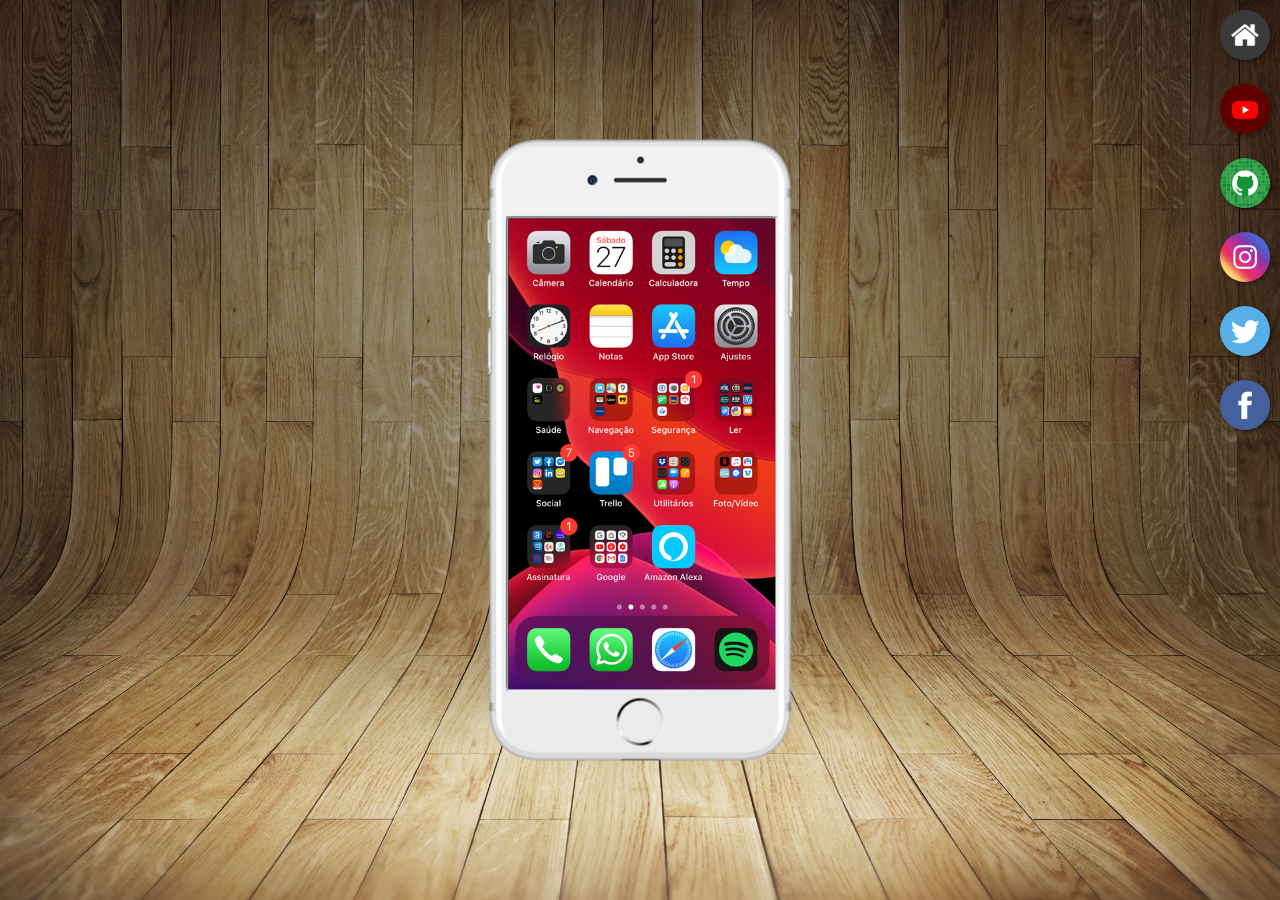
<file: index.html>
<!DOCTYPE html>
<html lang="en">
<head>
    <meta charset="UTF-8">
    <meta http-equiv="X-UA-Compatible" content="IE=edge">
    <meta name="viewport" content="width=device-width, initial-scale=1.0">
    <title>Projeto Redes Sociais</title>
    <link rel="stylesheet" href="estilos/style.css">
    <link rel="shortcut icon" href="favicon.ico" type="image/x-icon">
</head>
<body>
    <main>
        <section id="telefone">
            <iframe src="home.html" name="tela" id="tela">

            </iframe>
        </section>

        <section id="redes-sociais">
            <a href="home.html" target="tela"><img src="imagens/logo-home.jpg" alt="Home"></a> <br>
            <a href="youtube.html" target="tela"><img src="imagens/logo-youtube.jpg" alt="YouTube"></a> <br>
            <a href="github.html" target="tela"><img src="imagens/logo-github.jpg" alt="GitHub"></a> <br>
            <a href="instagram.html" target="tela"><img src="imagens/logo-instagram.jpg" alt="Instagram"></a> <br>
            <a href="twitter.html" target="tela"><img src="imagens/logo-twitter.jpg" alt="Twitter"></a> <br>
            <a href="facebook.html" target="tela"><img src="imagens/logo-facebook.jpg" alt="Facebook"></a>
        </section>
    </main>
</body>
</html>
</file>
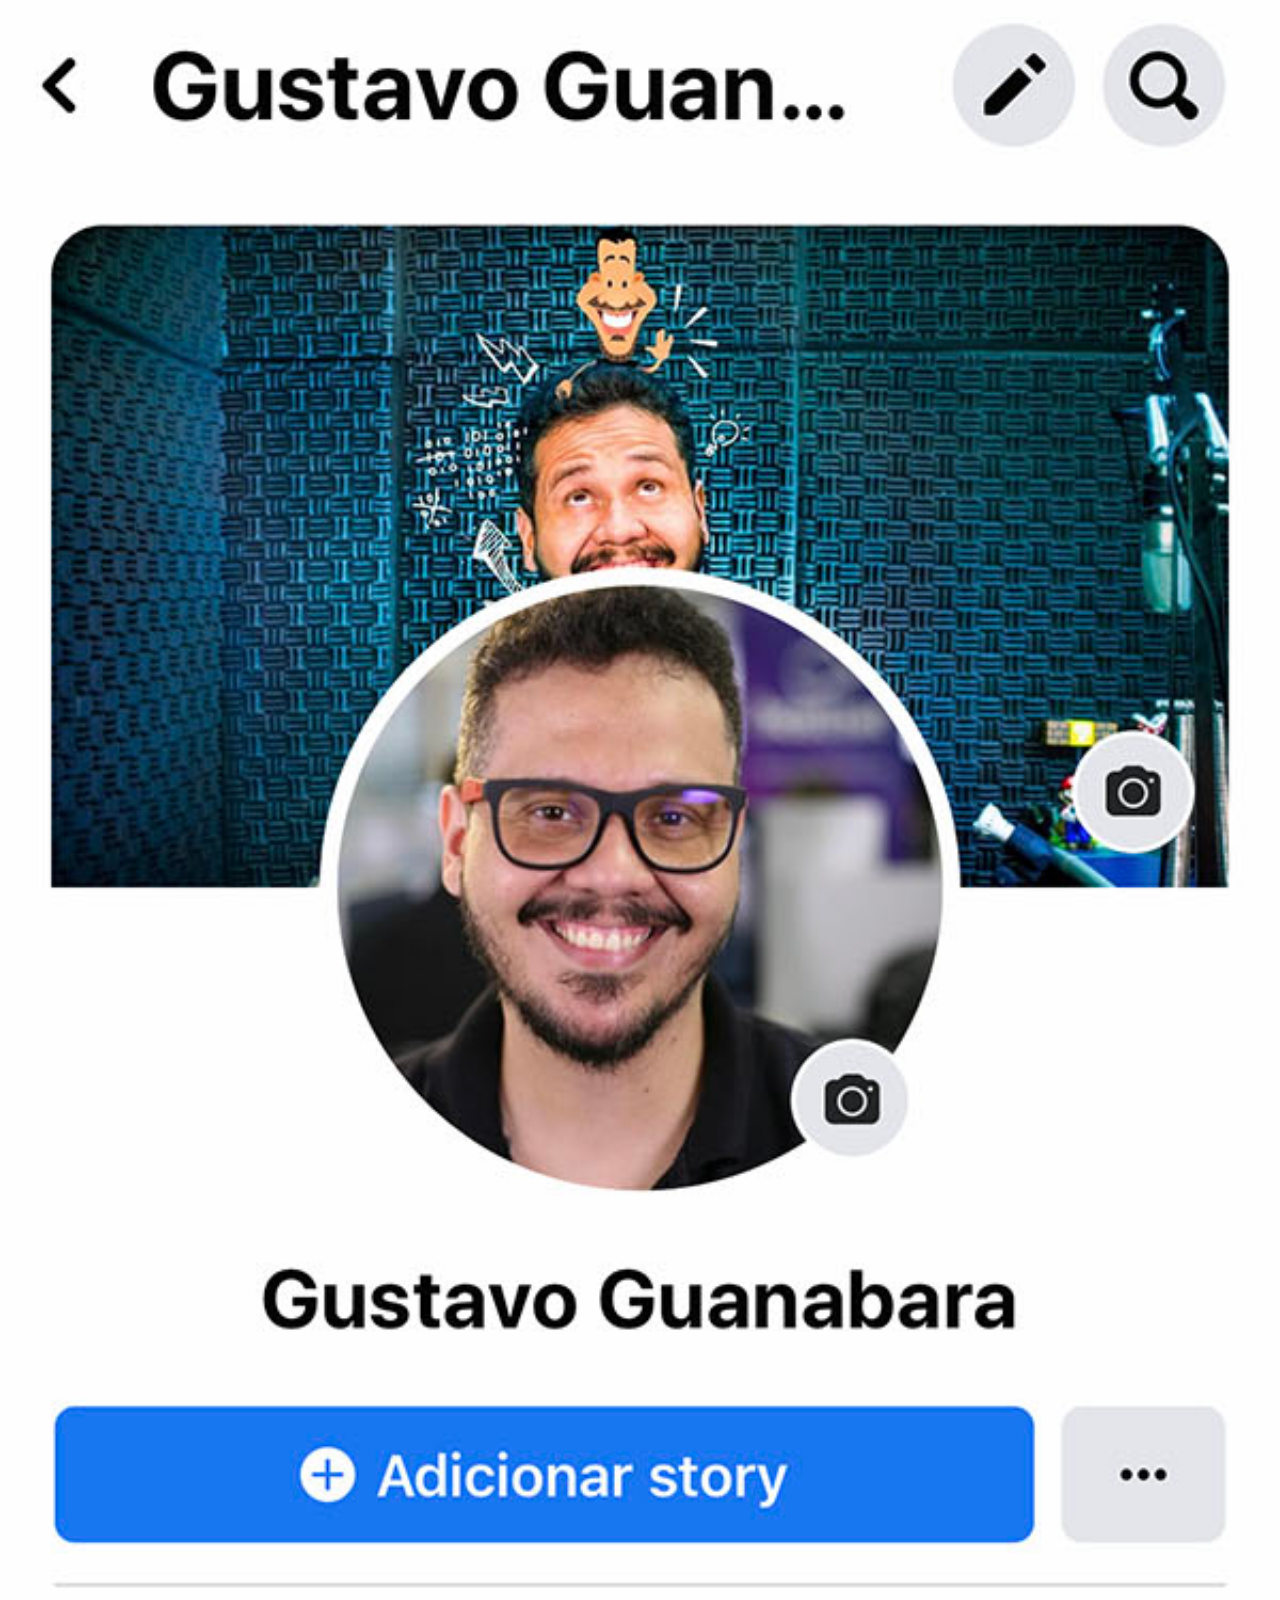
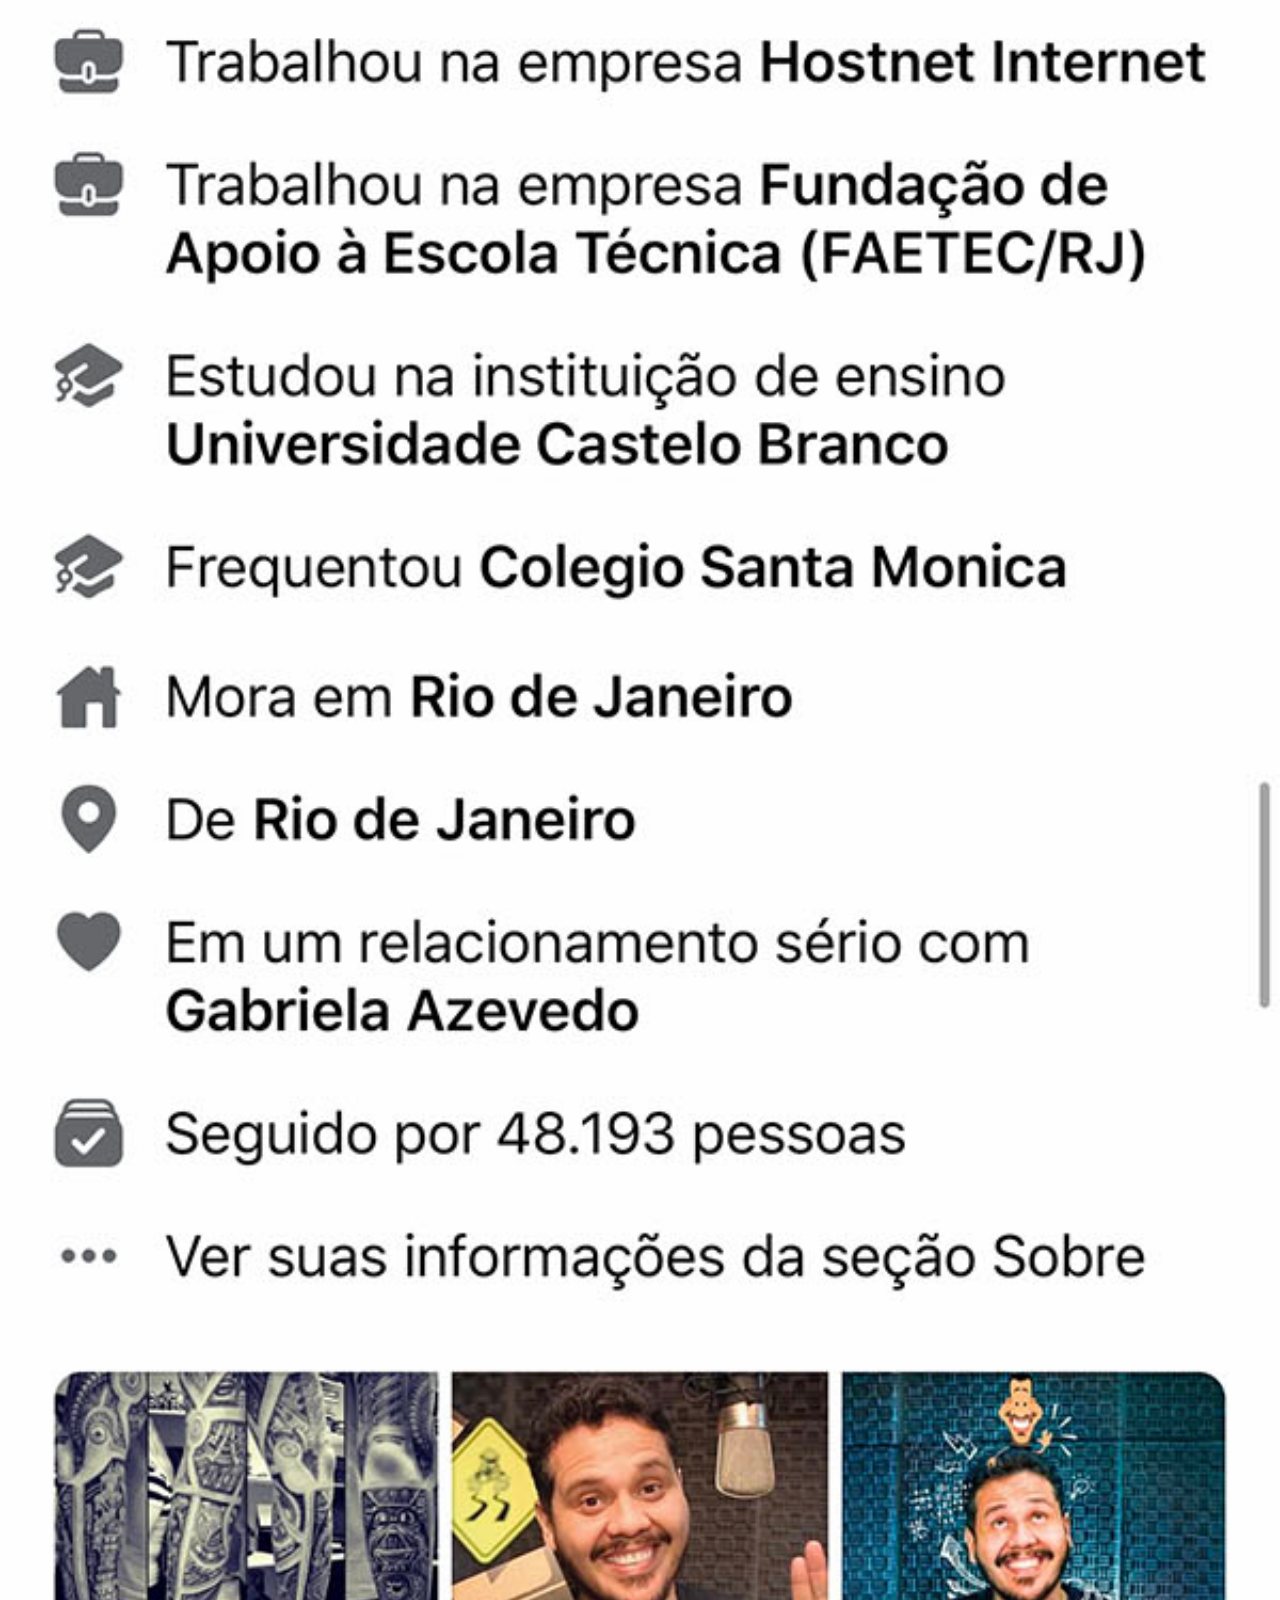
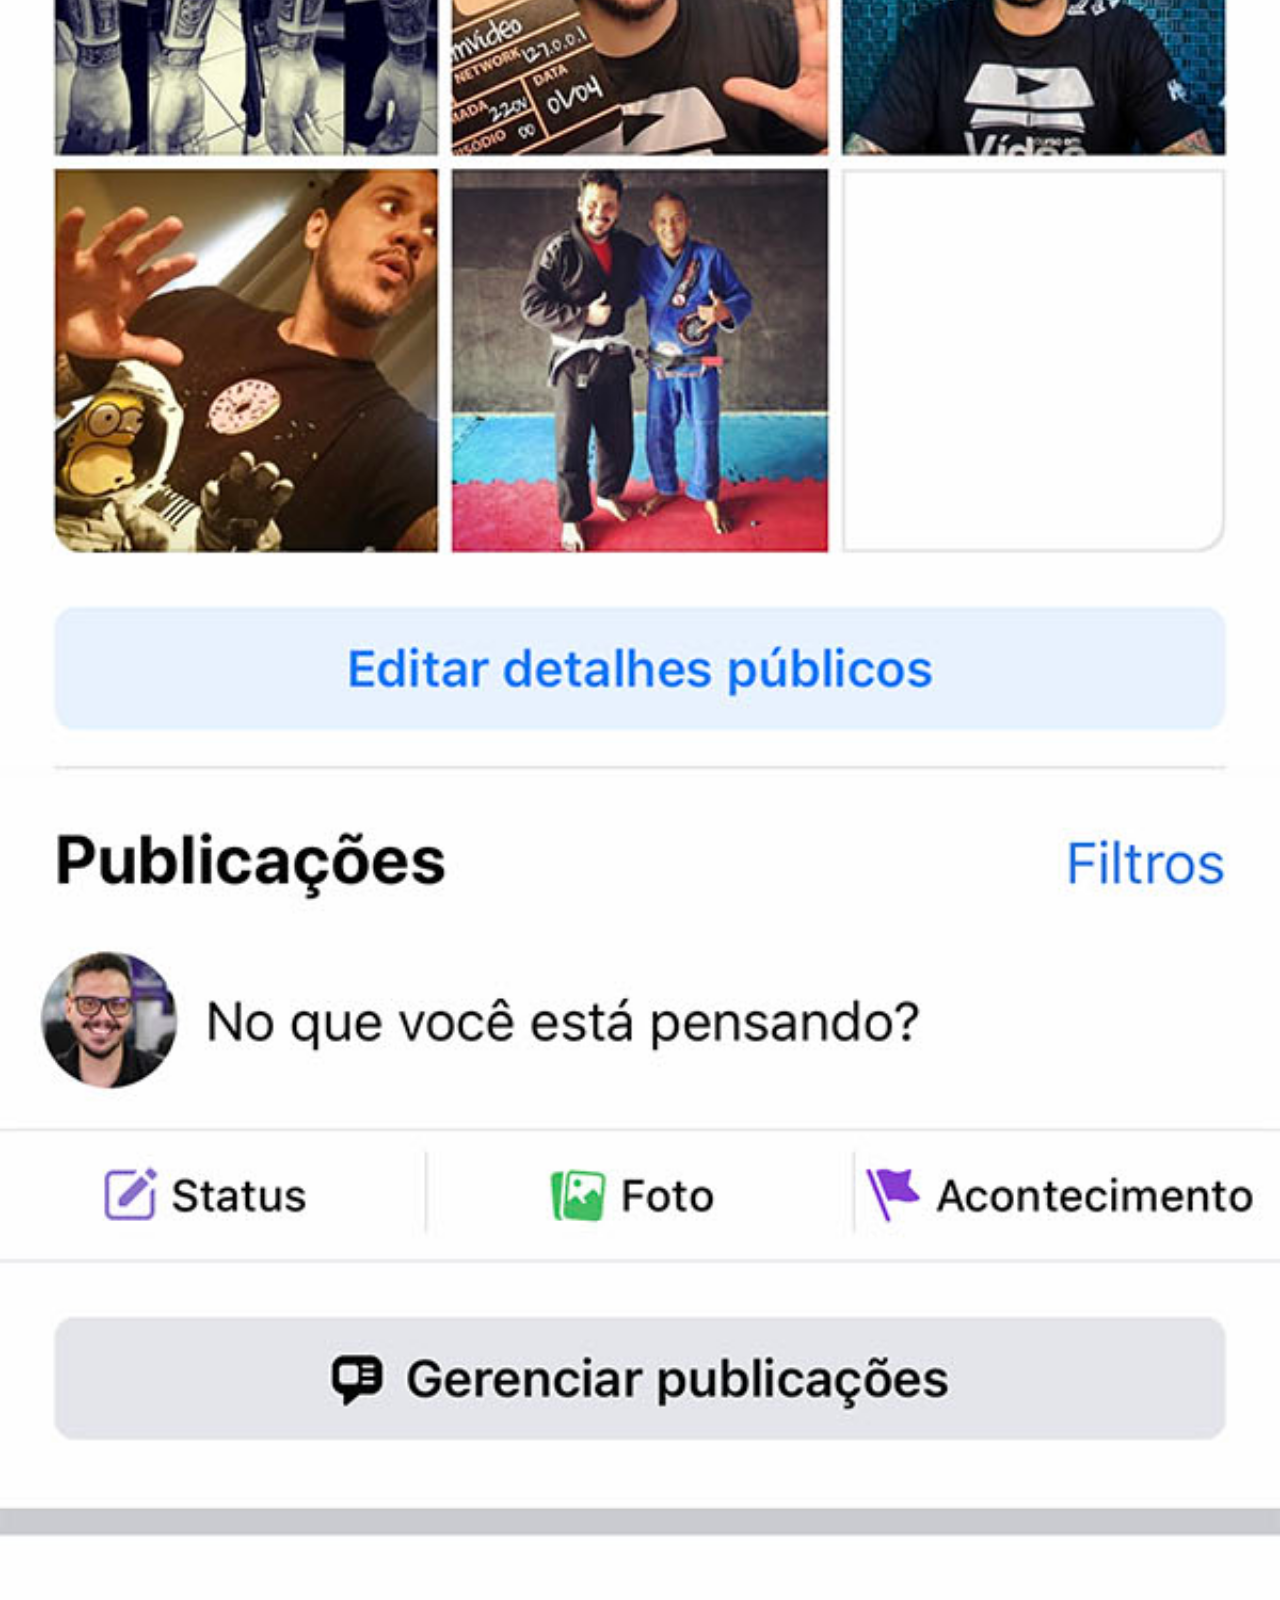
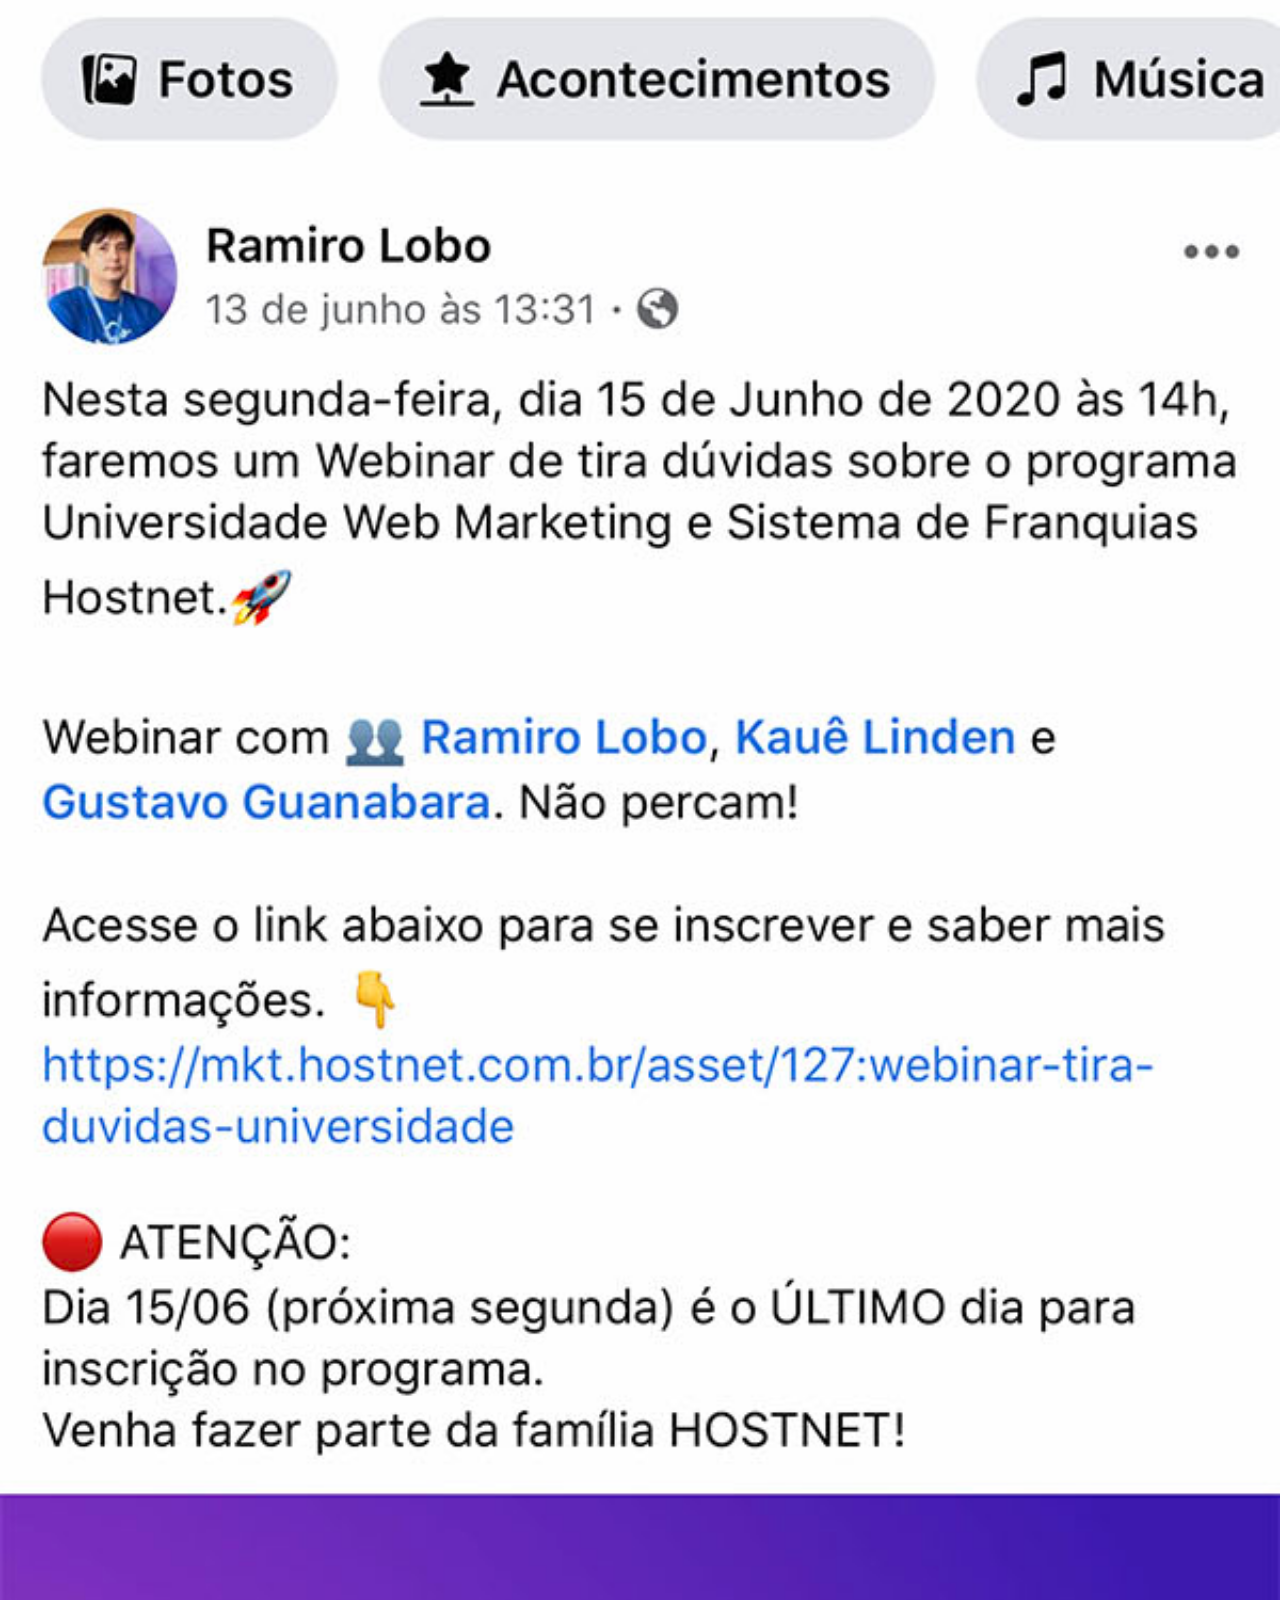
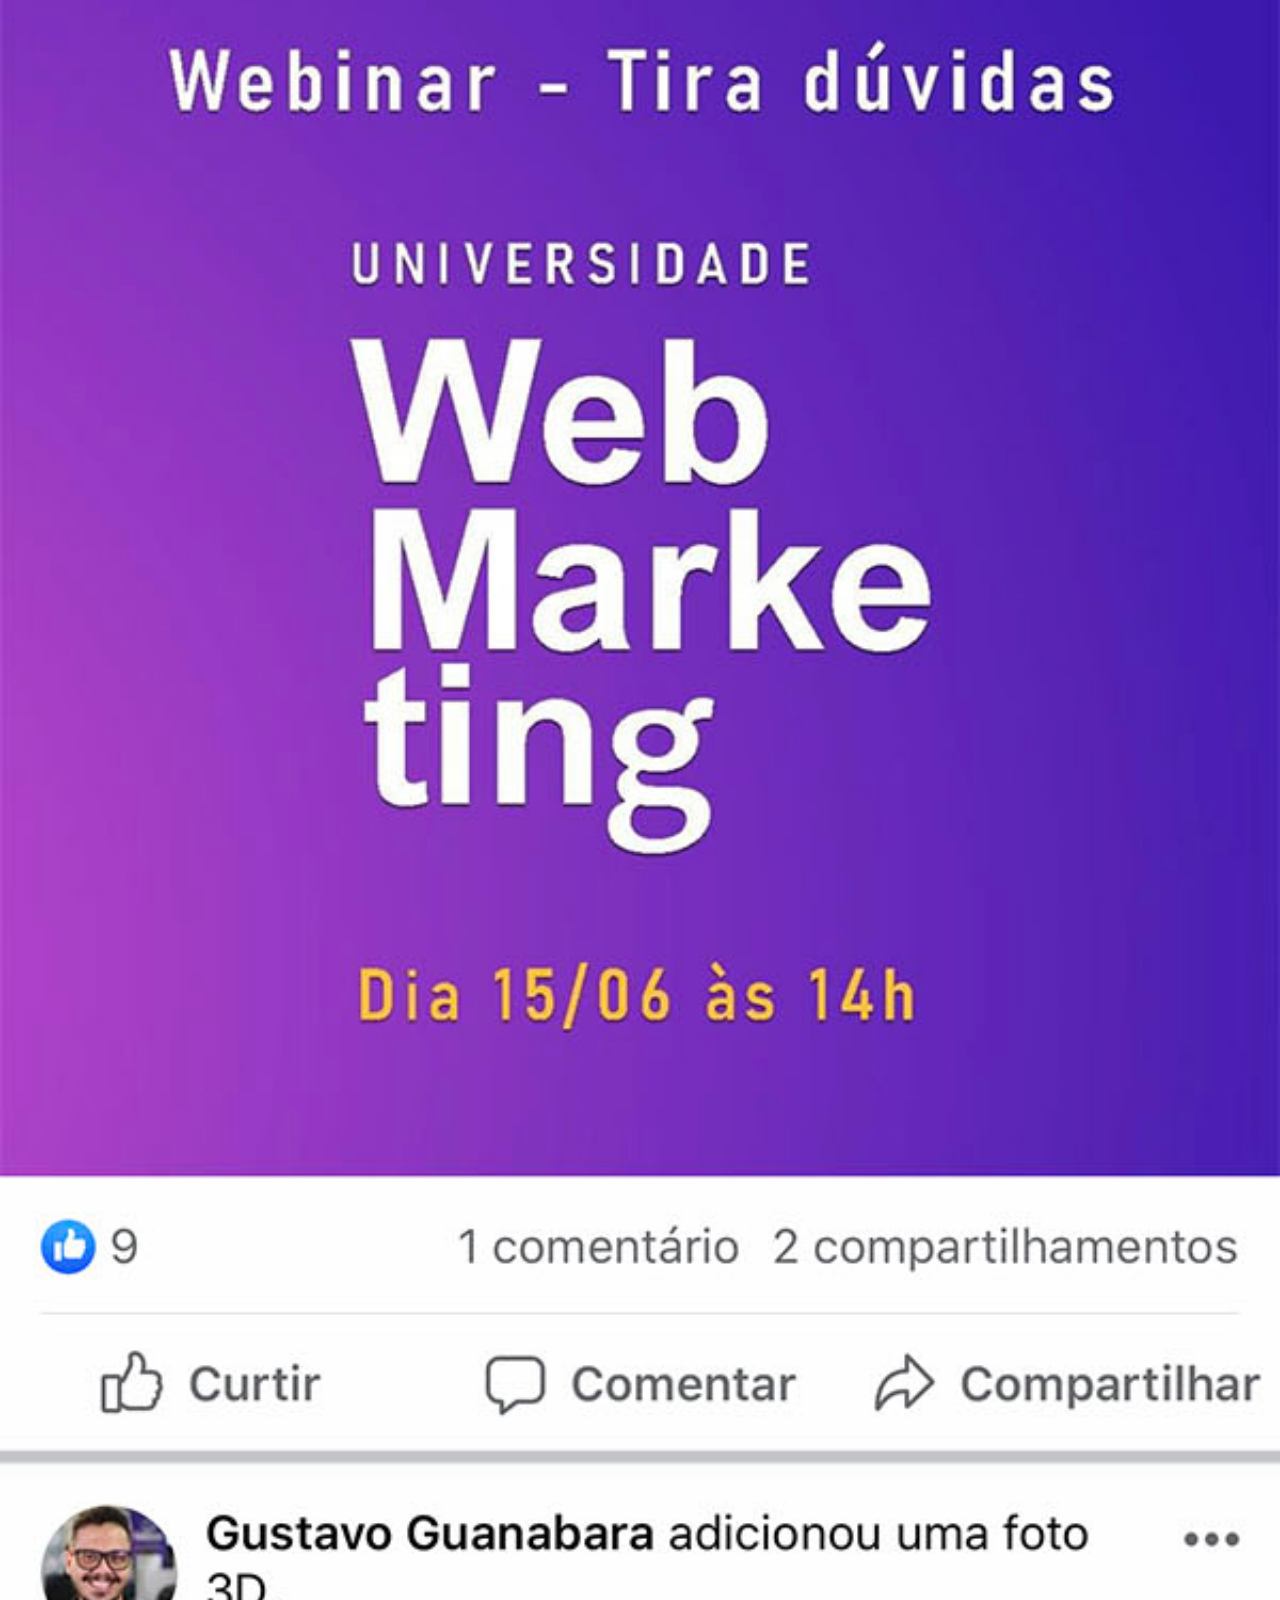
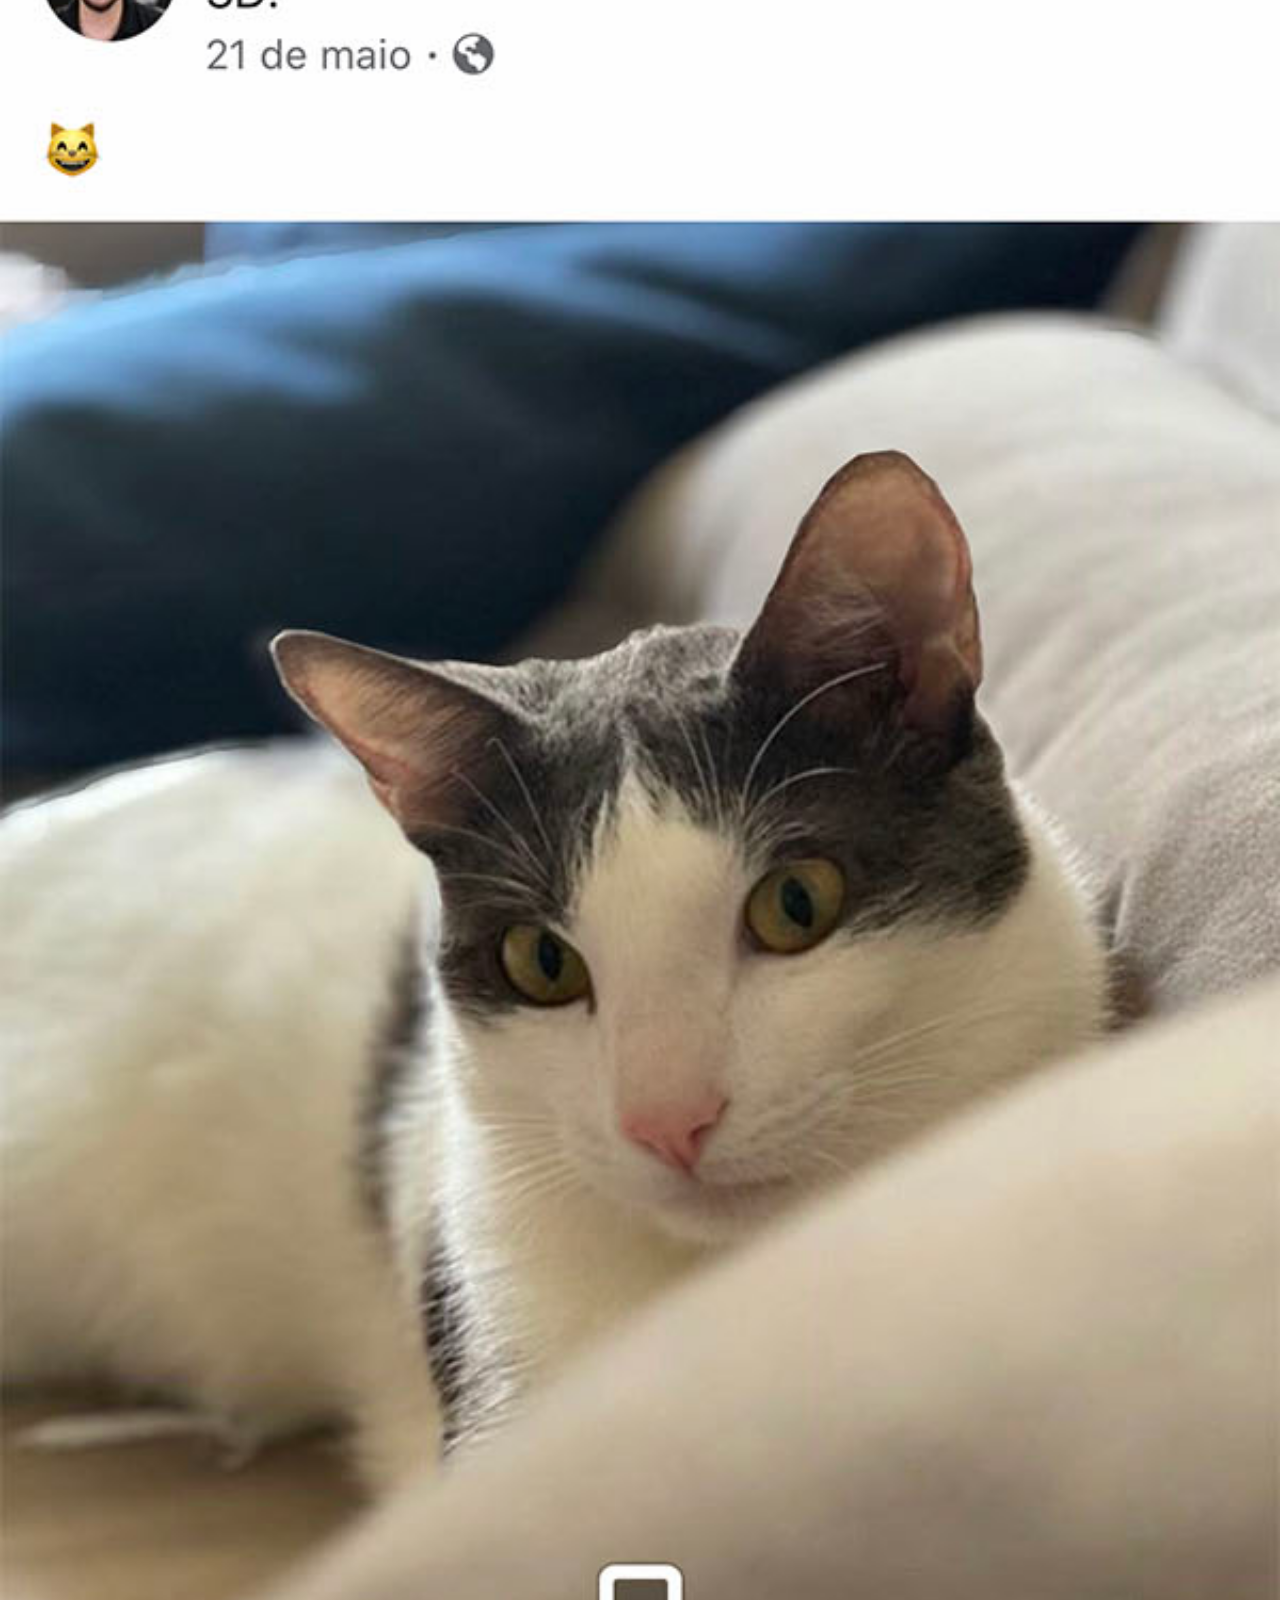
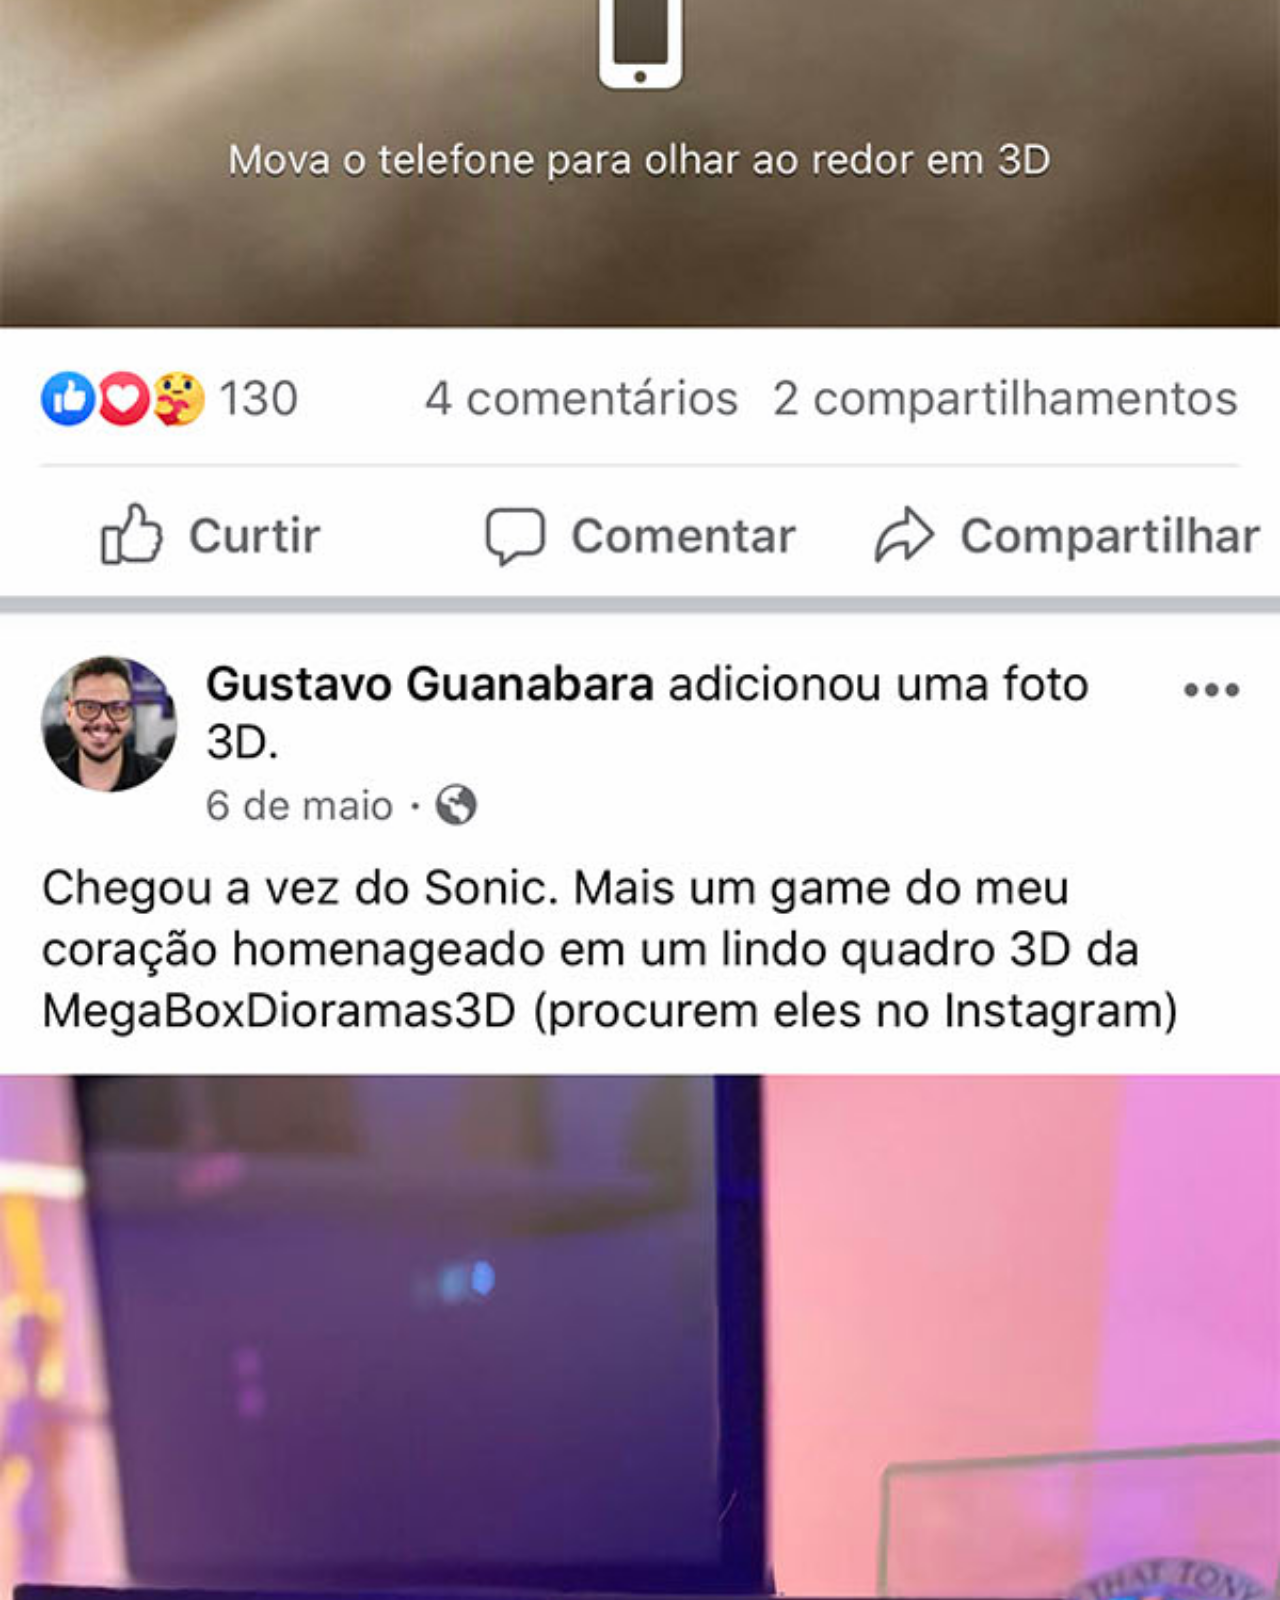
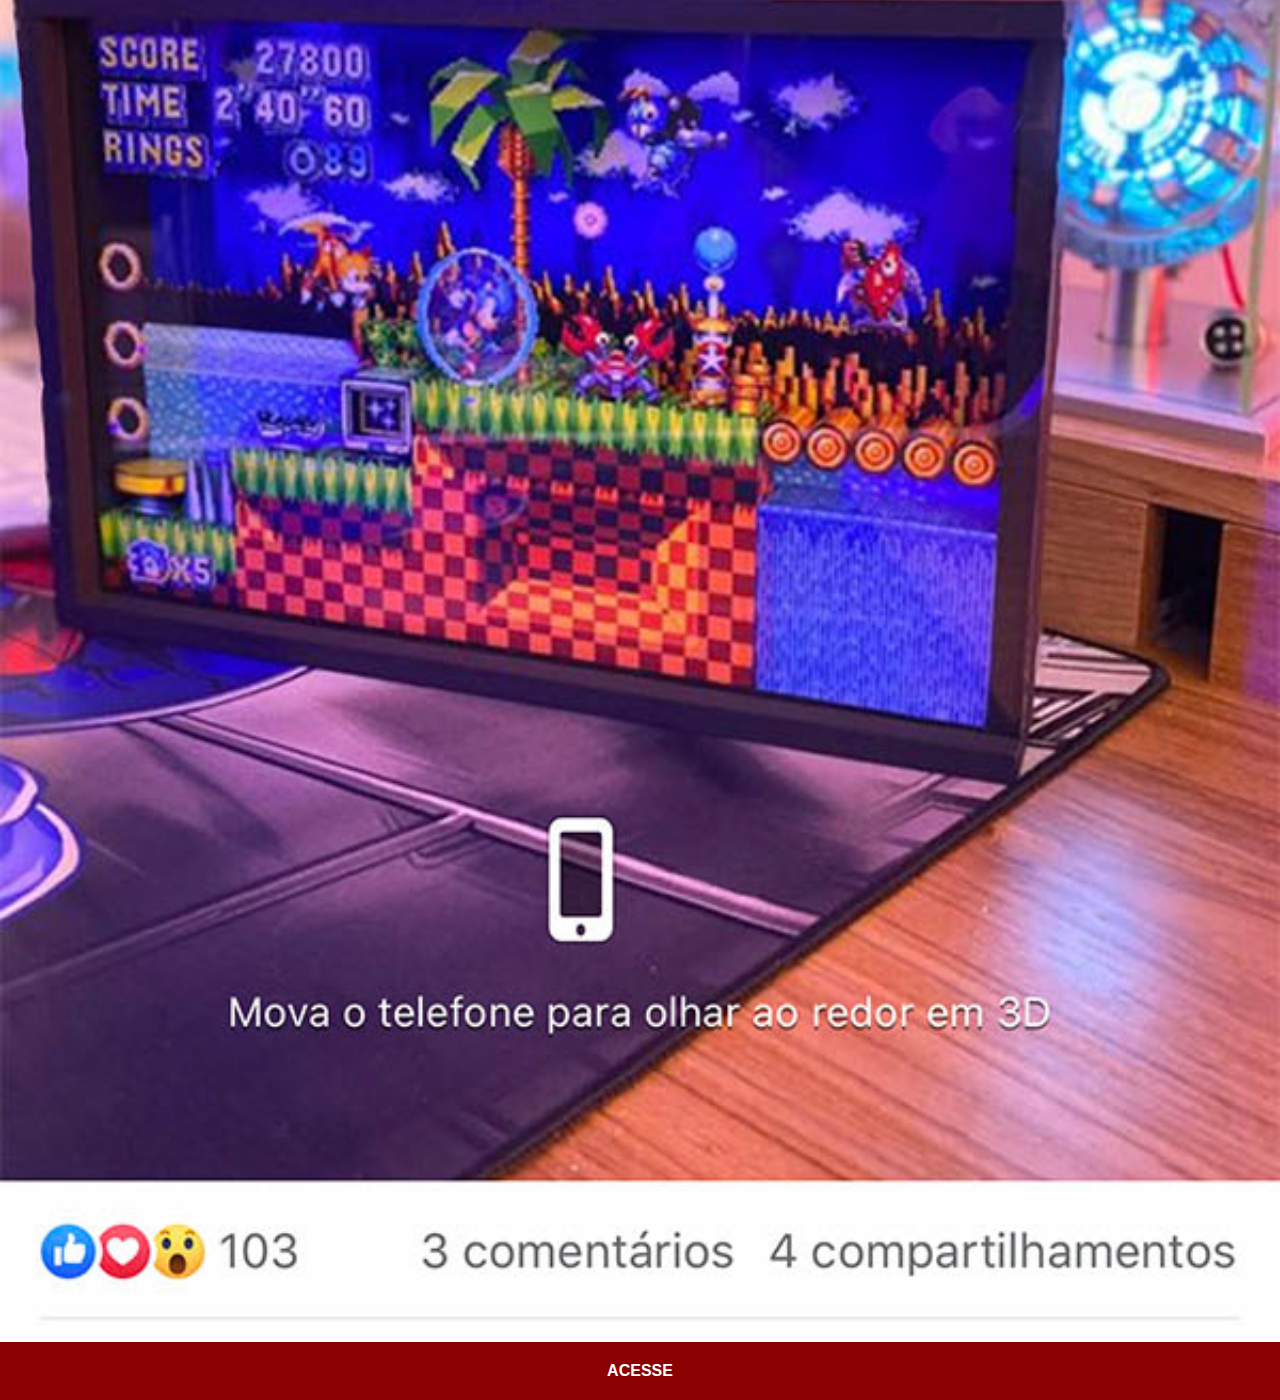
<file: facebook.html>
<!DOCTYPE html>
<html lang="pt-br">
<head>
    <meta charset="UTF-8">
    <meta http-equiv="X-UA-Compatible" content="IE=edge">
    <meta name="viewport" content="width=device-width, initial-scale=1.0">
    <title>Facebook</title>
    <link rel="stylesheet" href="estilos/social.css">

</head>
<body>
    <img src="imagens/tela-facebook.jpg">
    <a href="https://www.facebook.com/gustavoguanabara" target="_blank">ACESSE  </a>
</body>
</html>
</file>
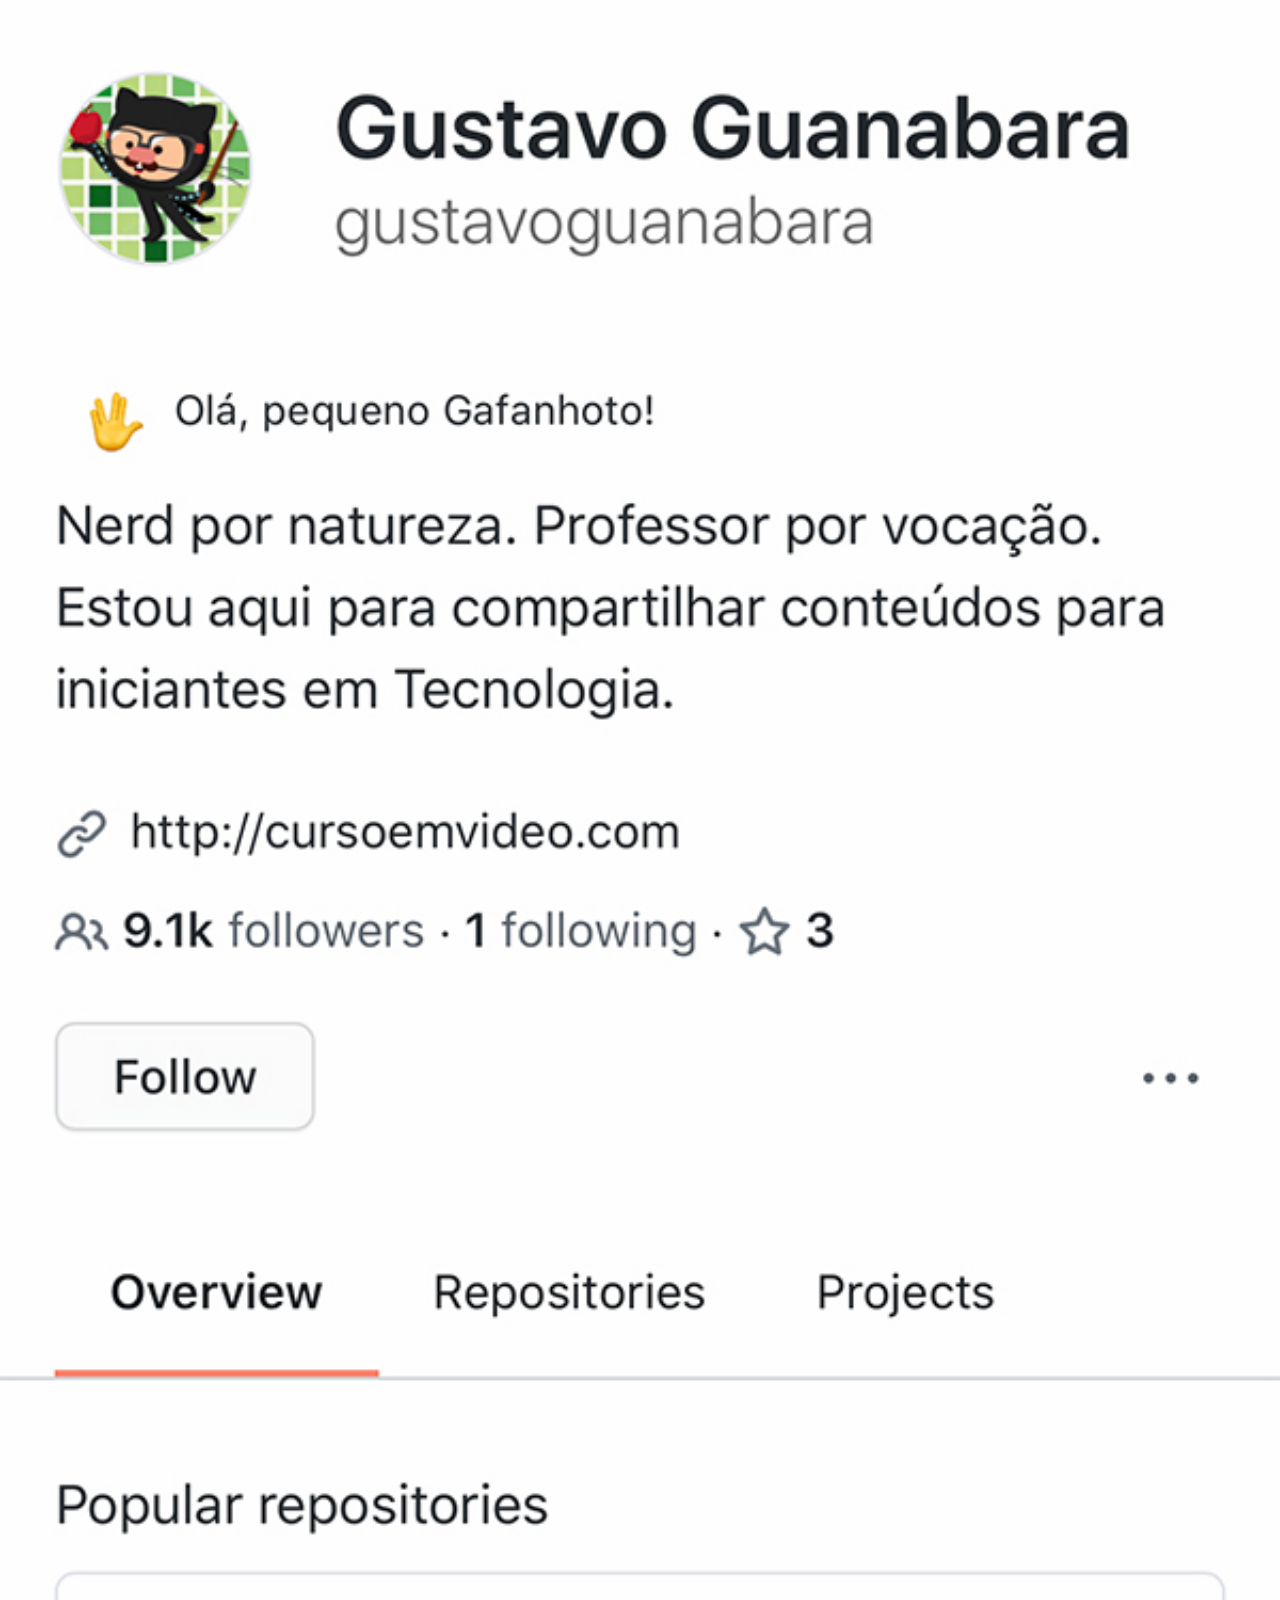
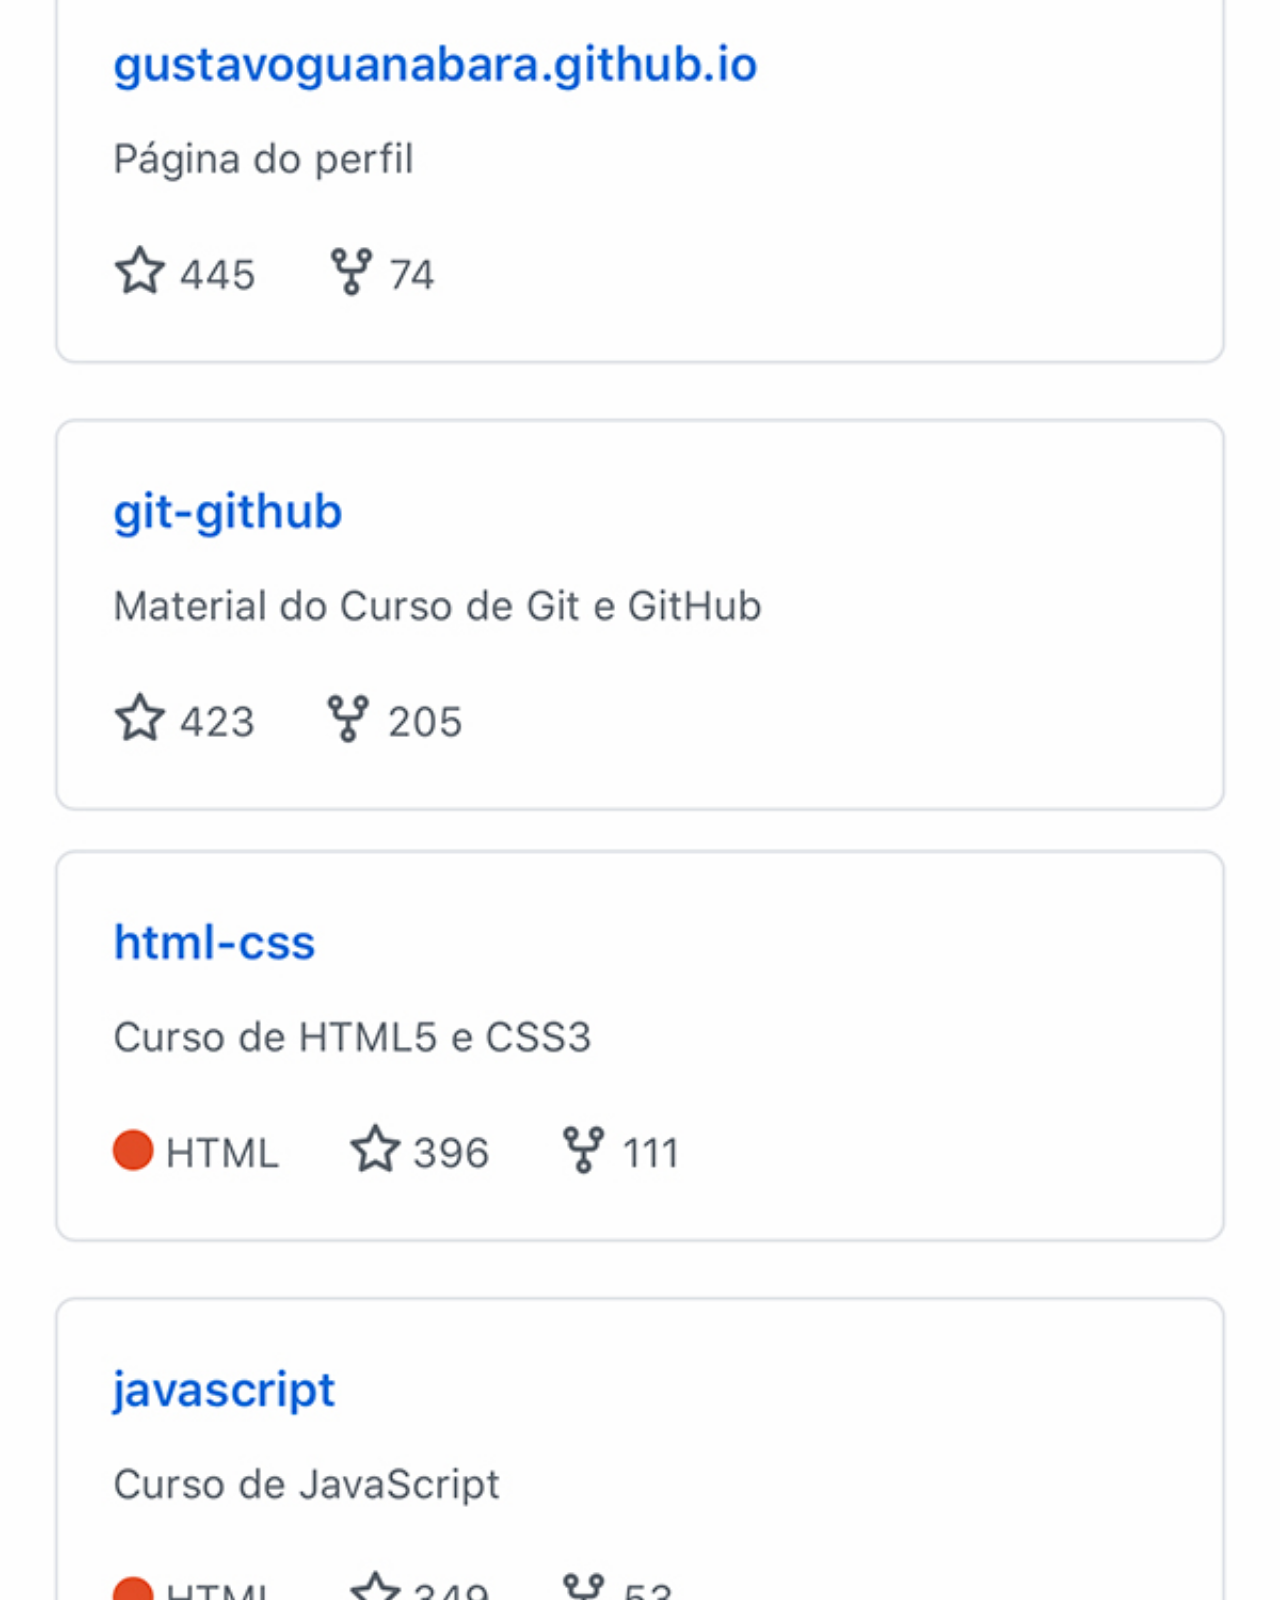
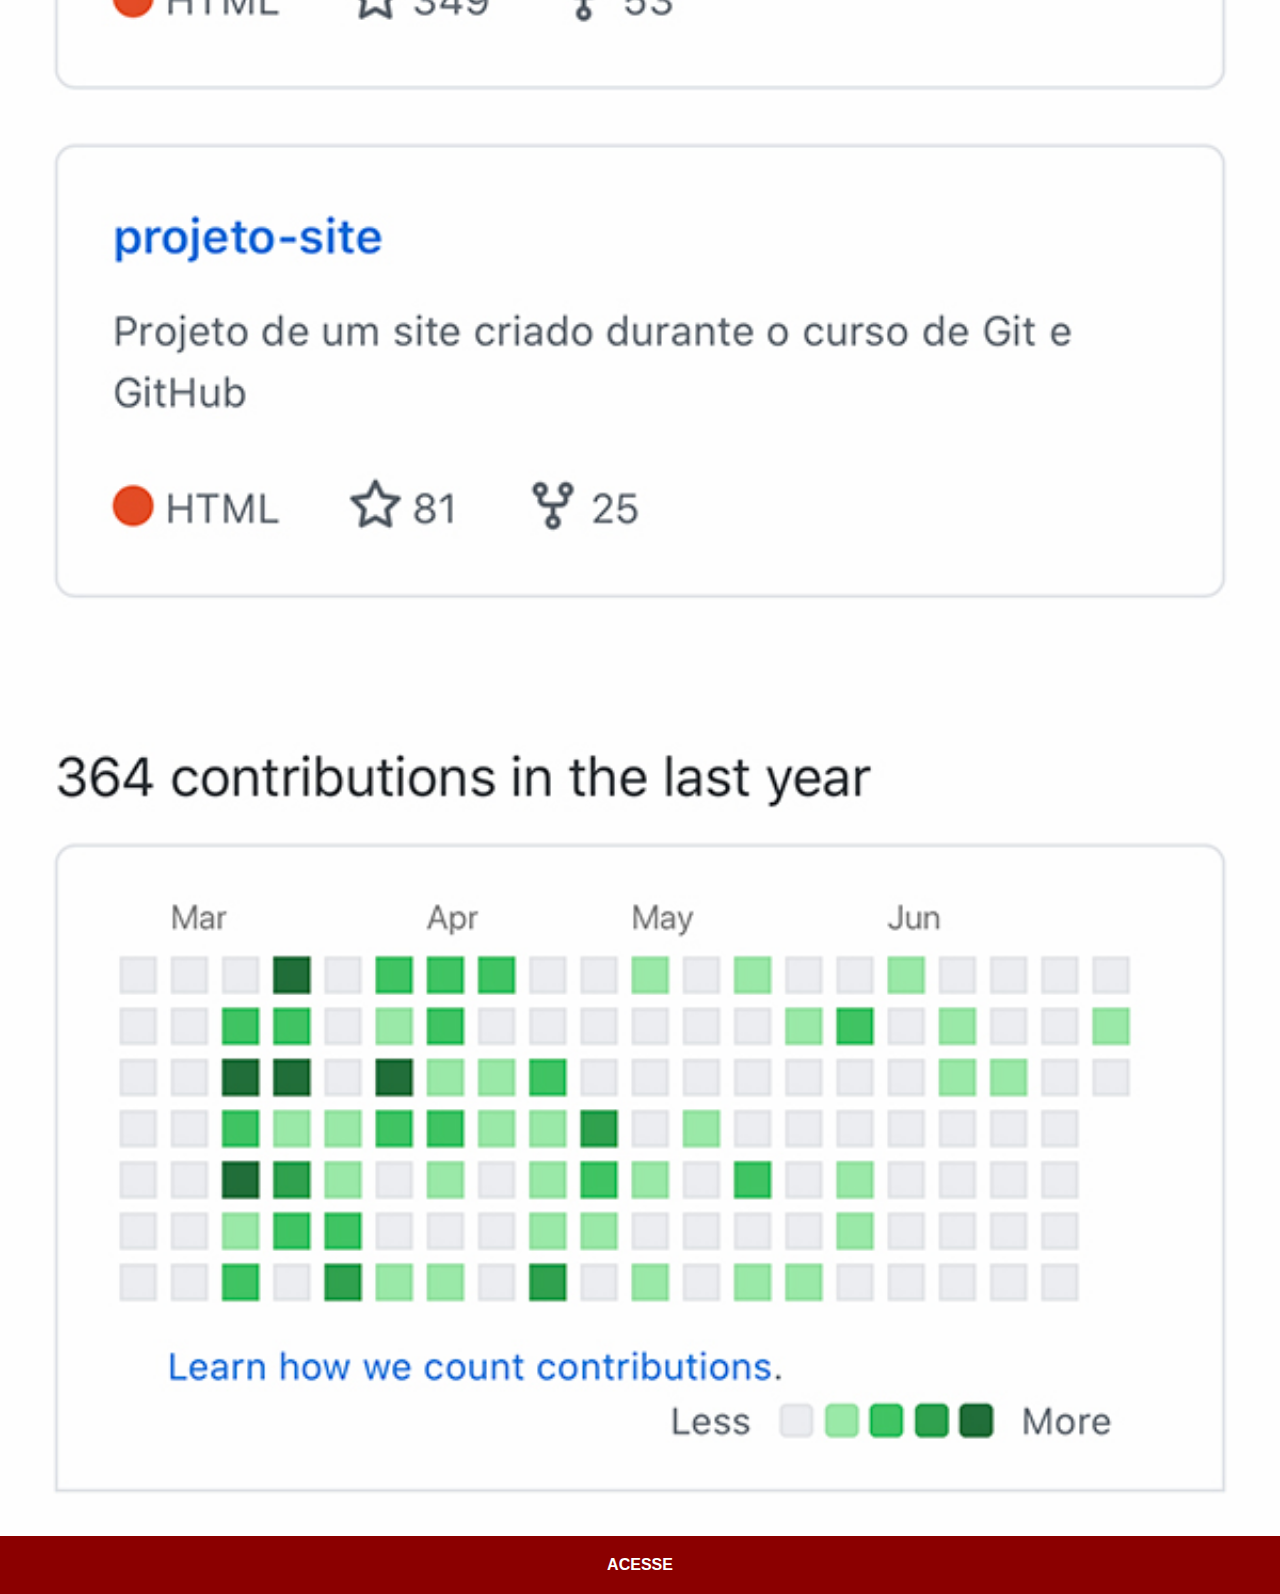
<file: github.html>
<!DOCTYPE html>
<html lang="pt-br">
<head>
    <meta charset="UTF-8">
    <meta http-equiv="X-UA-Compatible" content="IE=edge">
    <meta name="viewport" content="width=device-width, initial-scale=1.0">
    <title>GitHub</title>
    <link rel="stylesheet" href="estilos/social.css">

</head>
<body>
    <img src="imagens/tela-github.jpg">
    <a href="https://github.com/gustavoguanabara" target="_blank">ACESSE  </a>
</body>
</html>
</file>
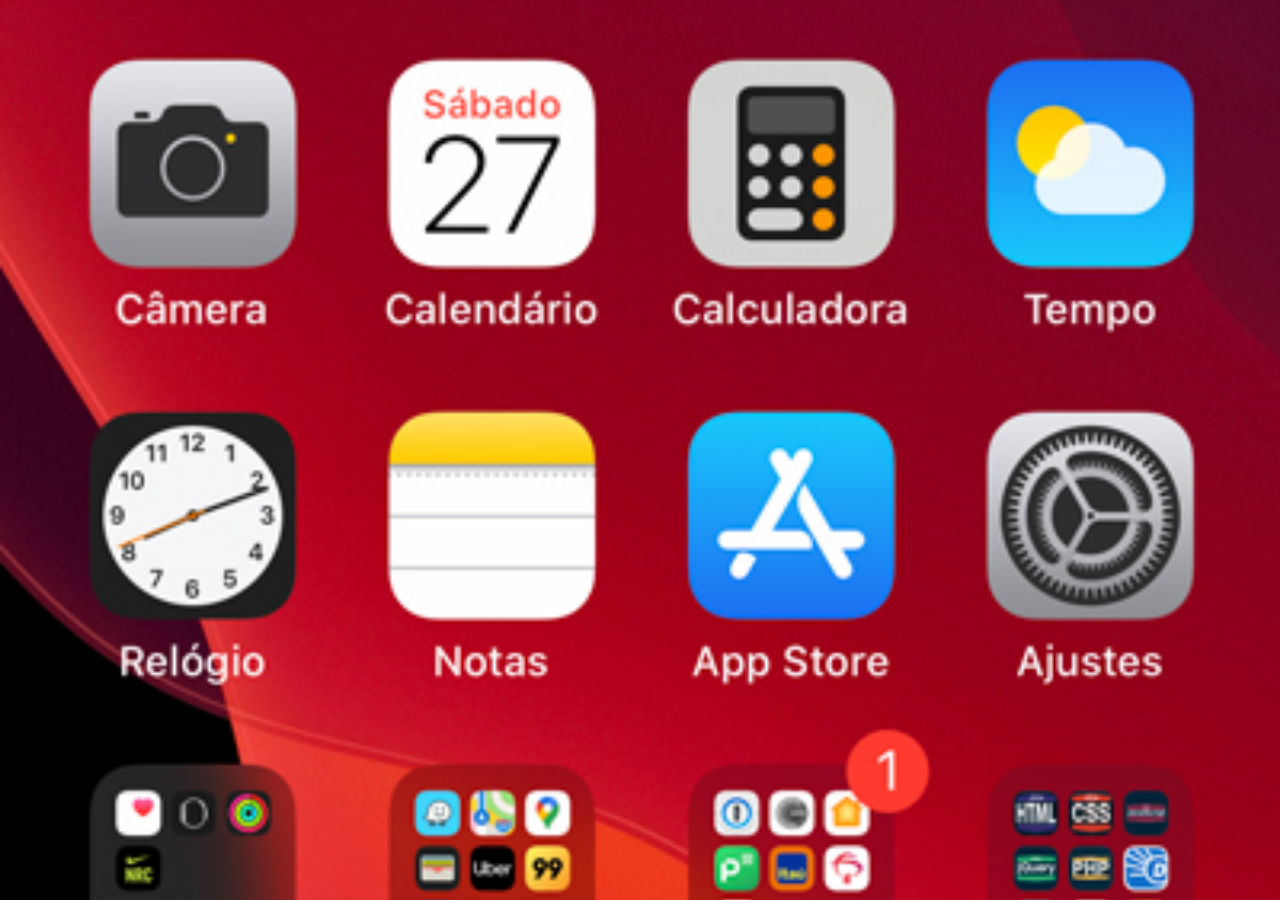
<file: home.html>
<!DOCTYPE html>
<html lang="pt-br">
<head>
    <meta charset="UTF-8">
    <meta http-equiv="X-UA-Compatible" content="IE=edge">
    <meta name="viewport" content="width=device-width, initial-scale=1.0">
    <title>Home</title>
    <style>
        *{
            margin: 0px;
        }
        body{
            width: 100vw;
            height: 100vh;
            background: black url(imagens/tela-home.jpg) no-repeat top center;
            background-size: cover;
        }
    </style>
</head>
<body>
    
</body>
</html>
</file>
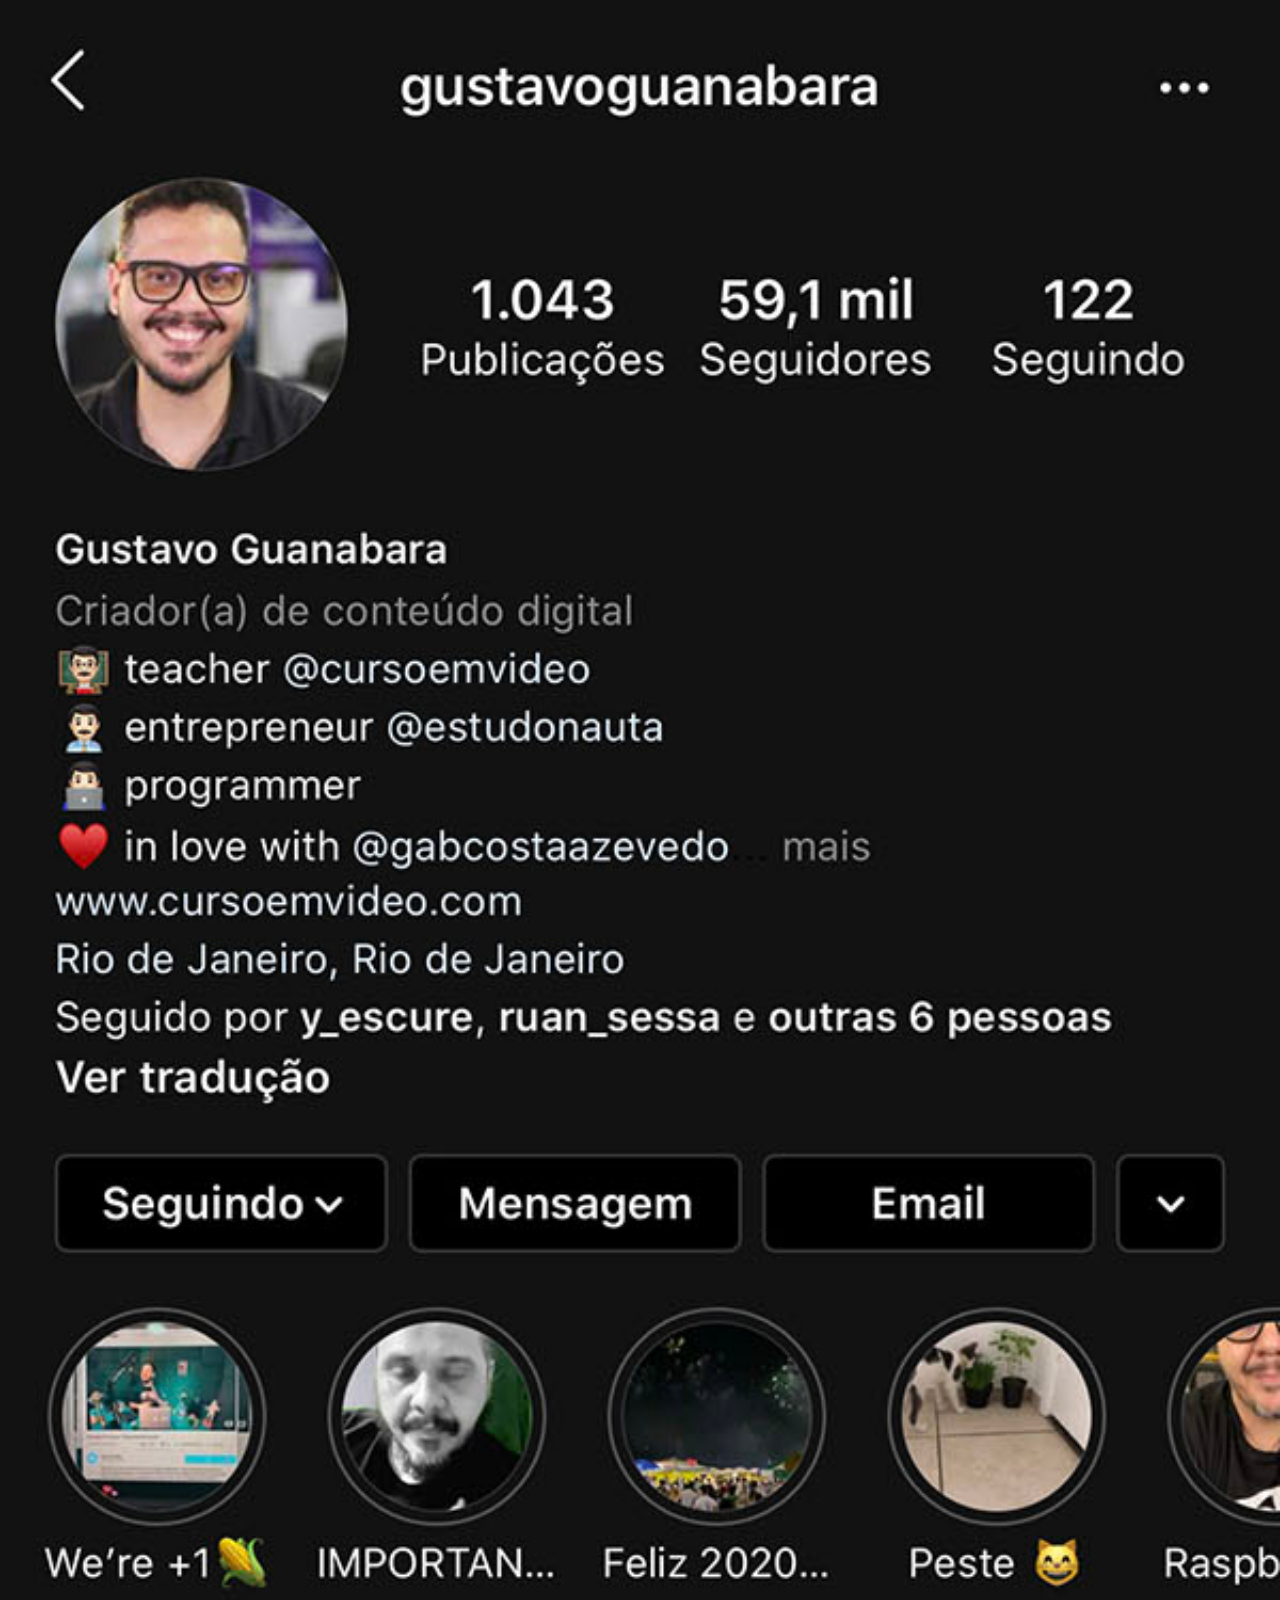
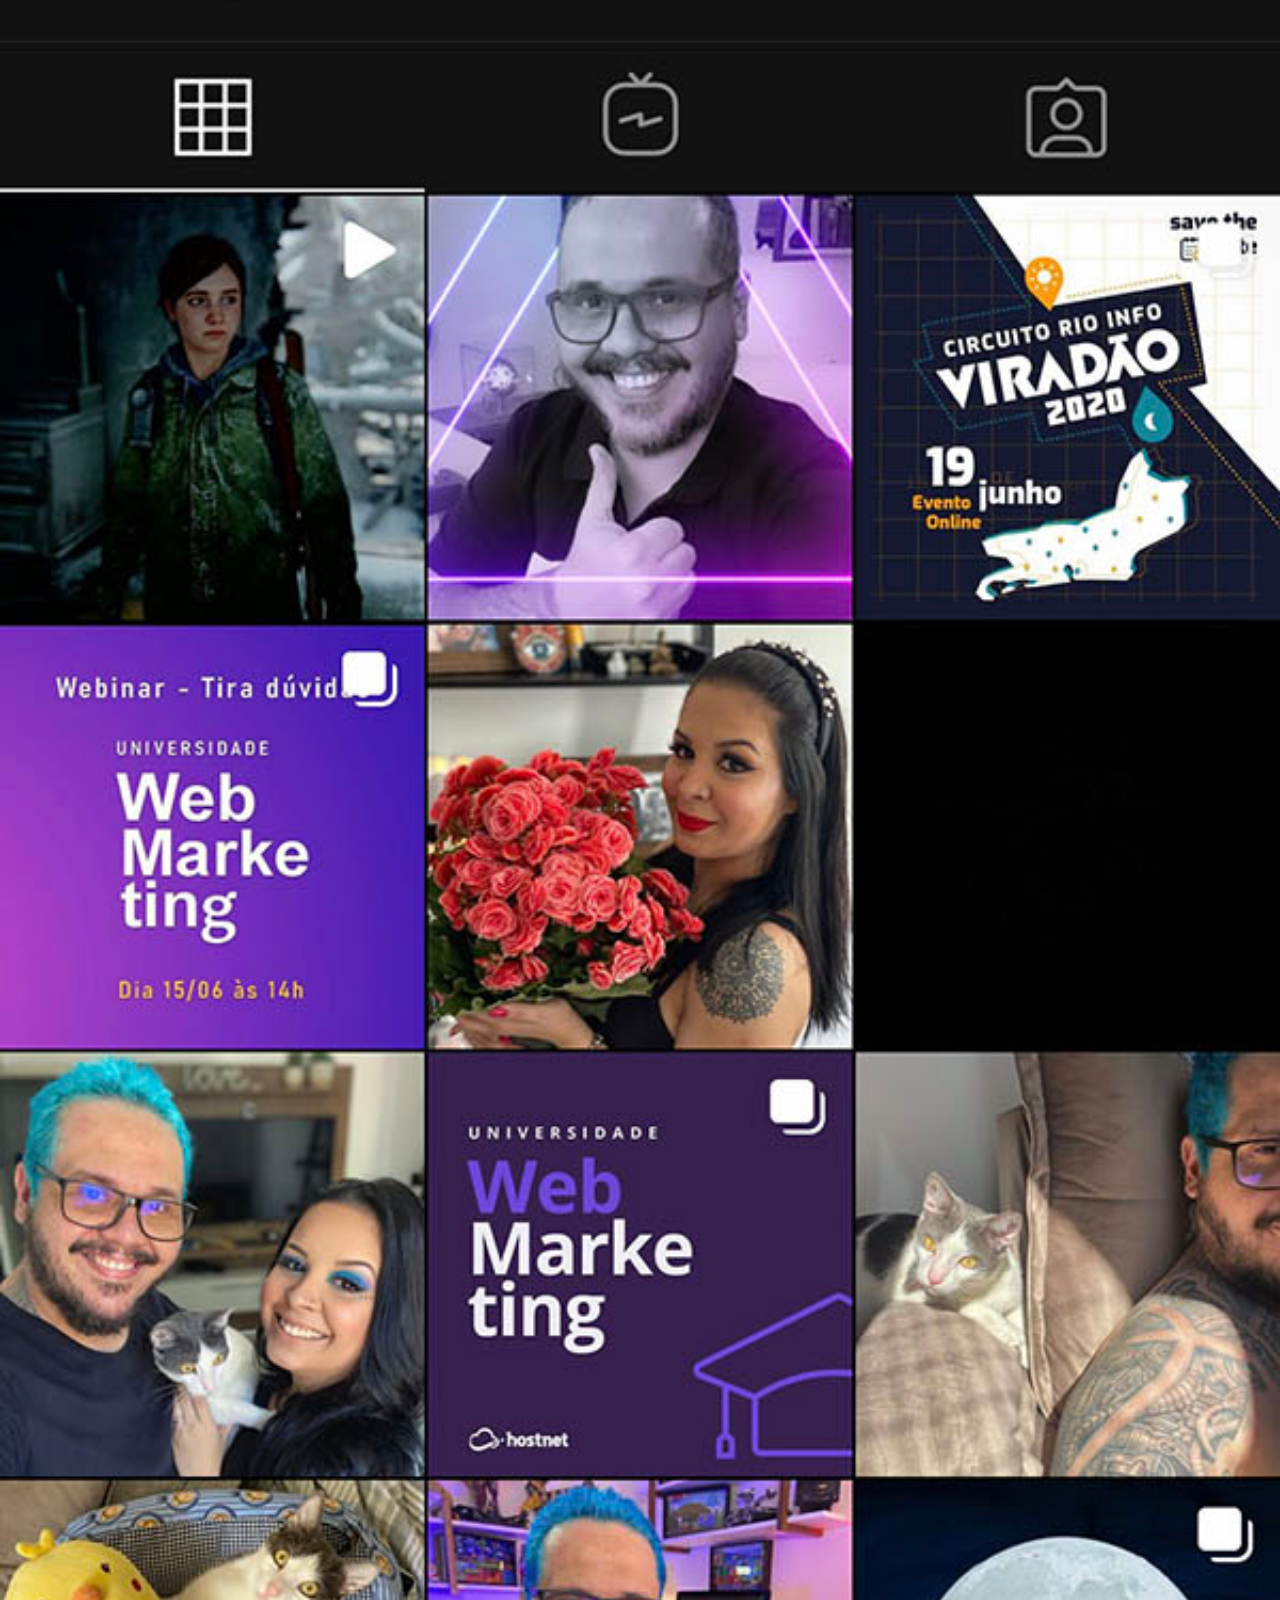
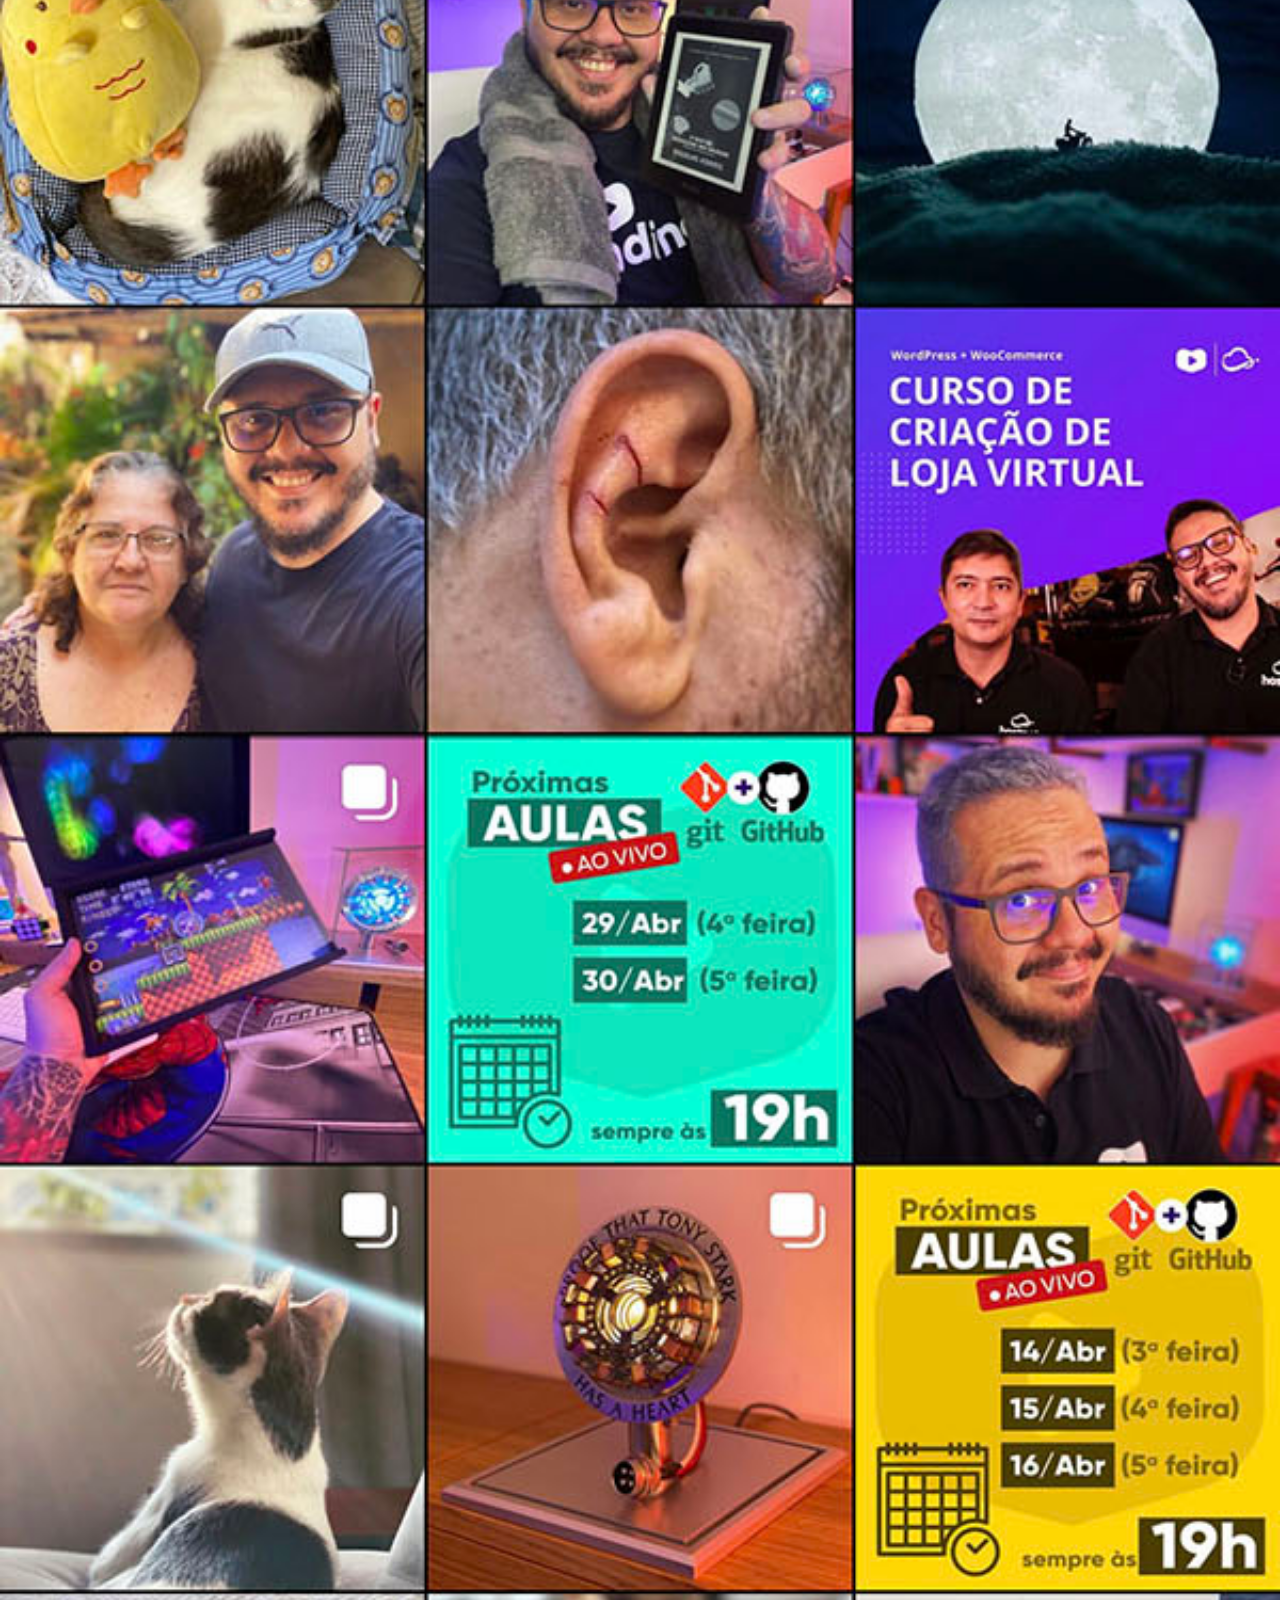
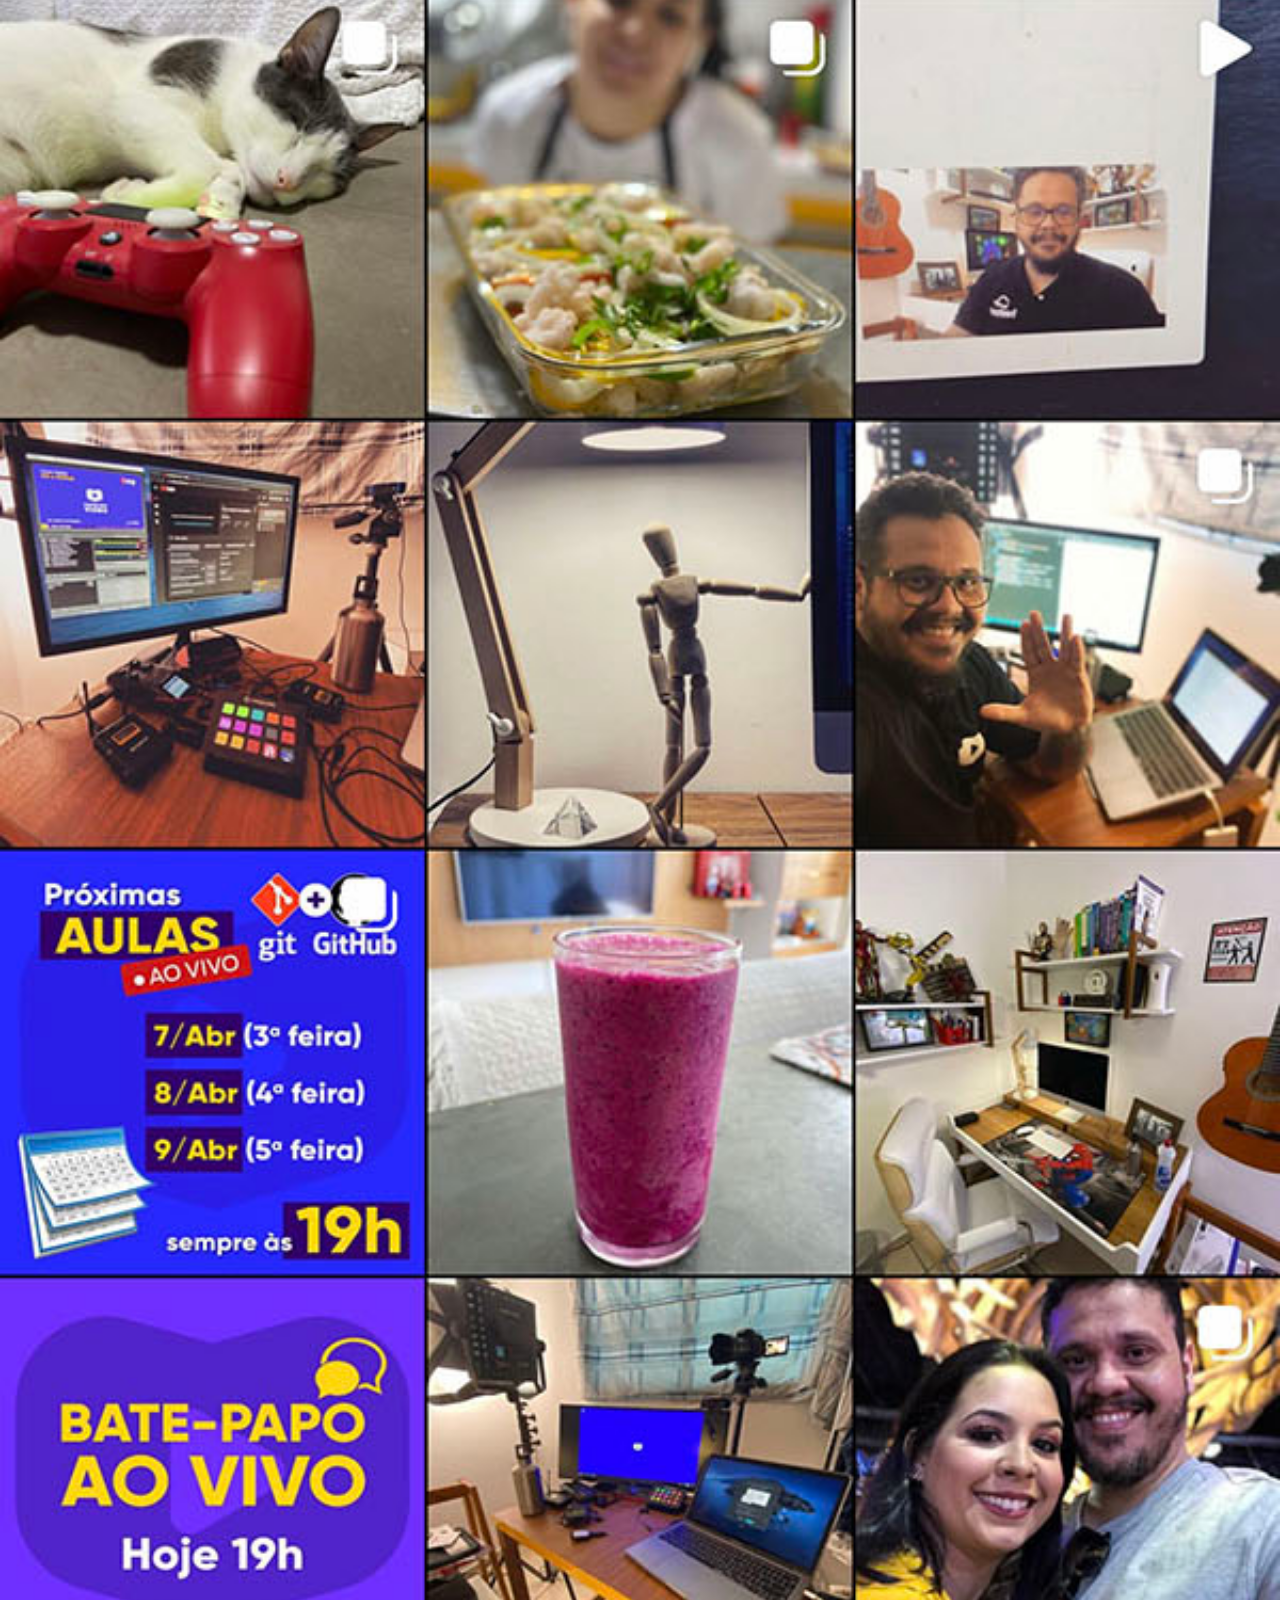
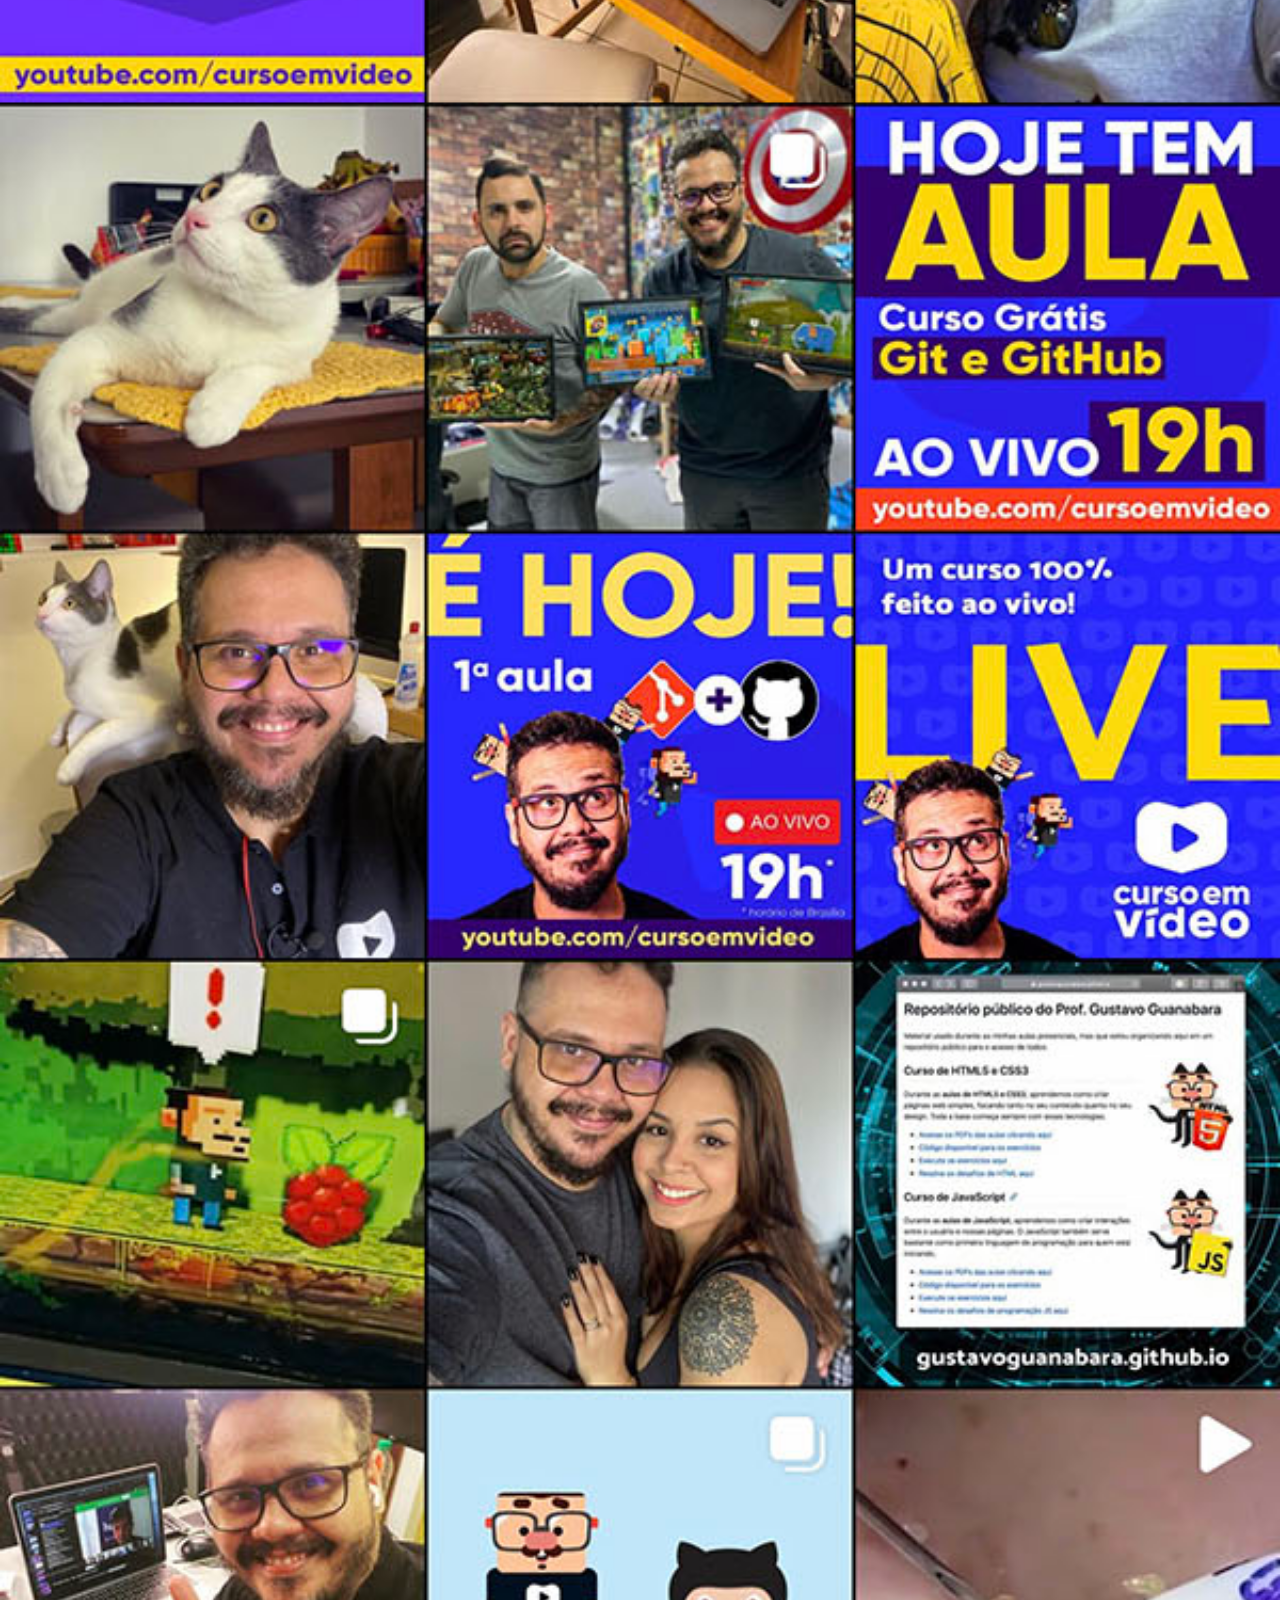
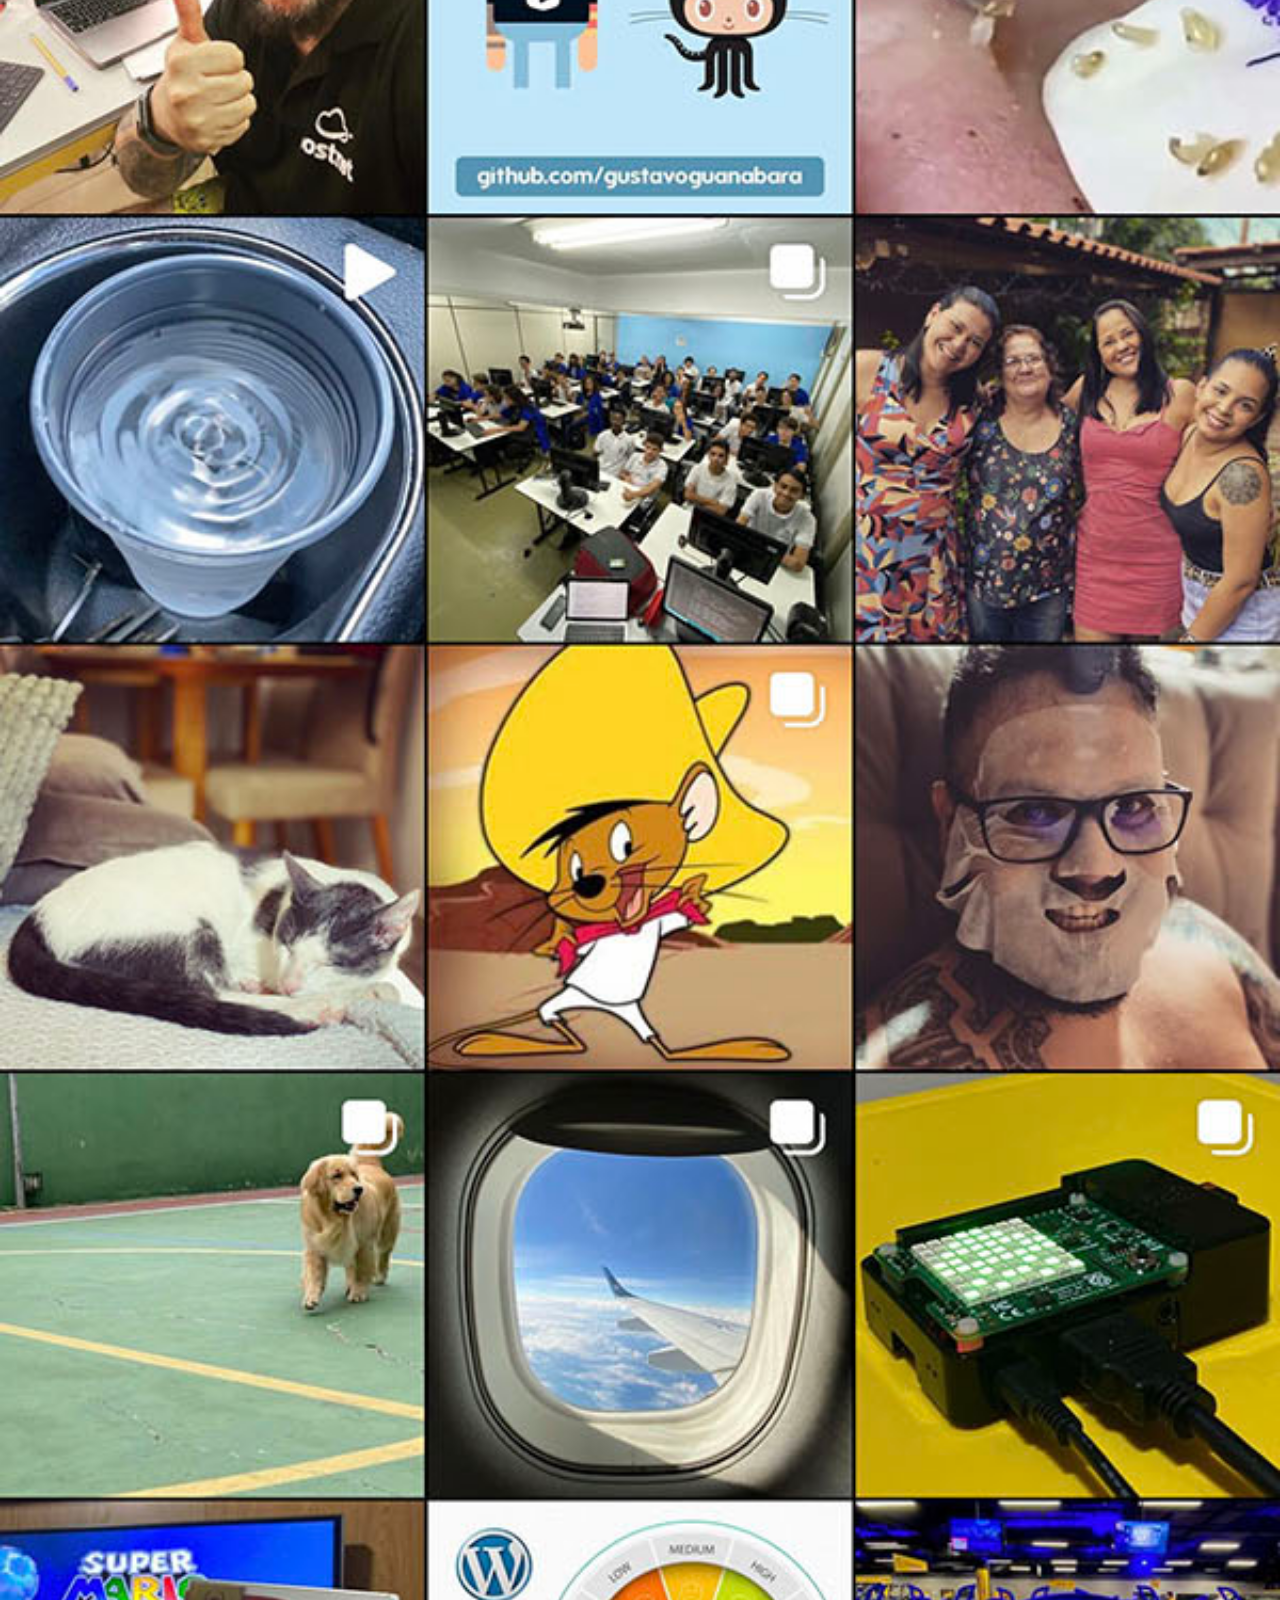
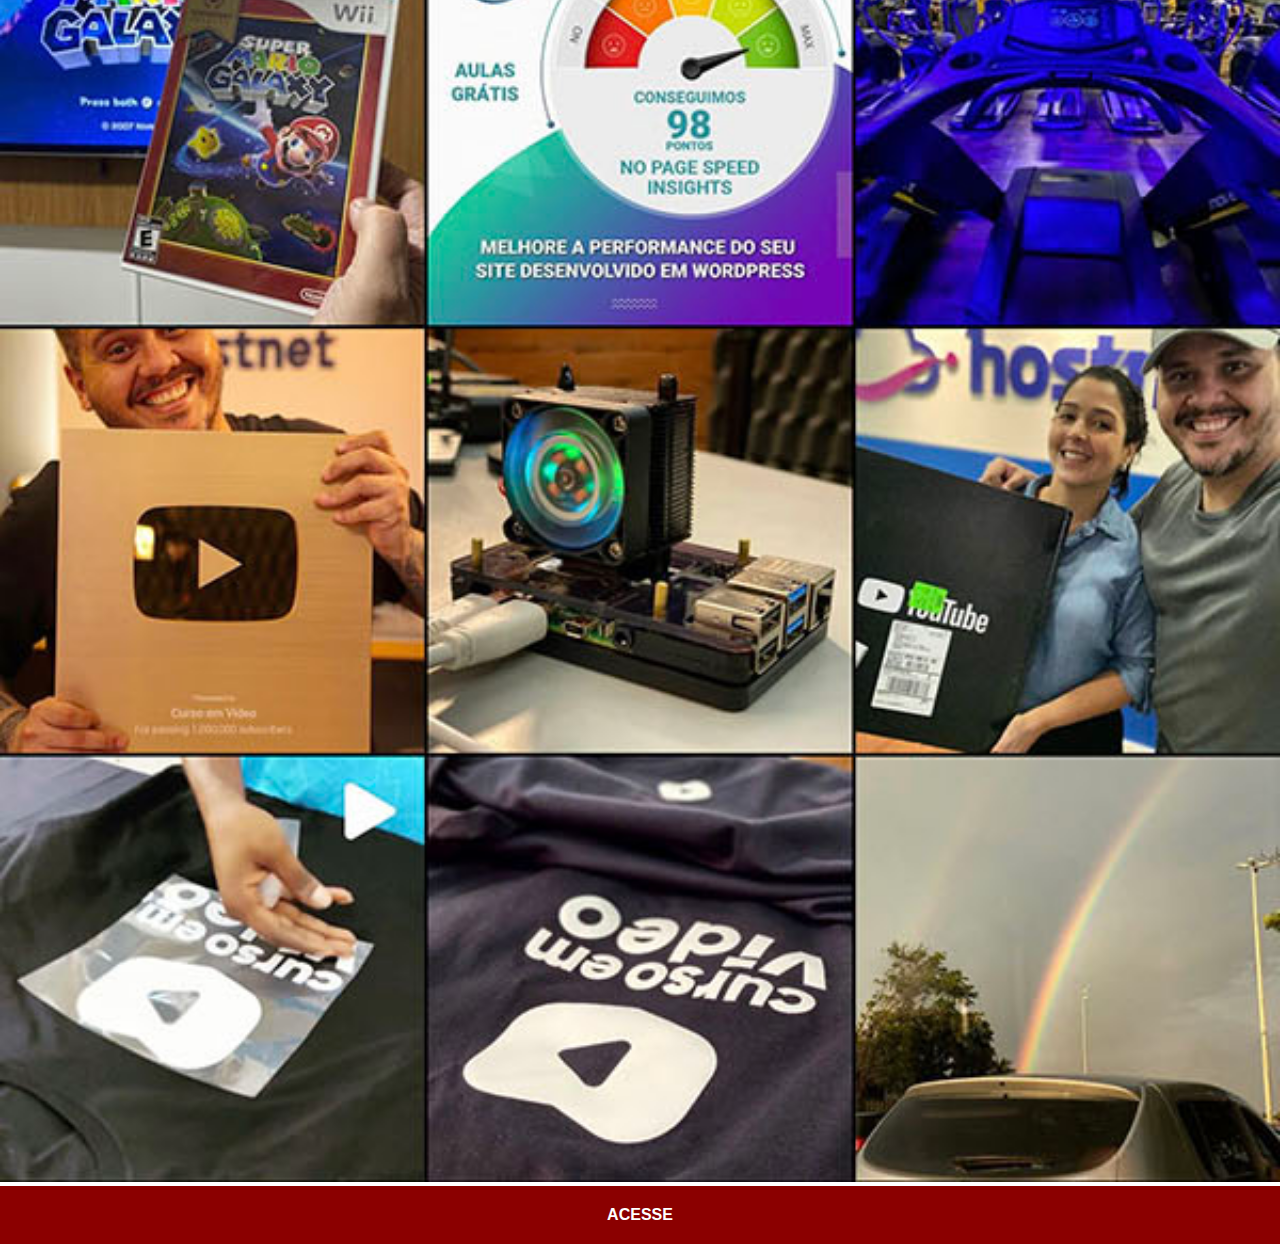
<file: instagram.html>
<!DOCTYPE html>
<html lang="pt-br">
<head>
    <meta charset="UTF-8">
    <meta http-equiv="X-UA-Compatible" content="IE=edge">
    <meta name="viewport" content="width=device-width, initial-scale=1.0">
    <title>Instagram</title>
    <link rel="stylesheet" href="estilos/social.css">

</head>
<body>
    <img src="imagens/tela-instagram.jpg">
    <a href="https://www.instagram.com/gustavoguanabara/" target="_blank">ACESSE  </a>
</body>
</html>
</file>
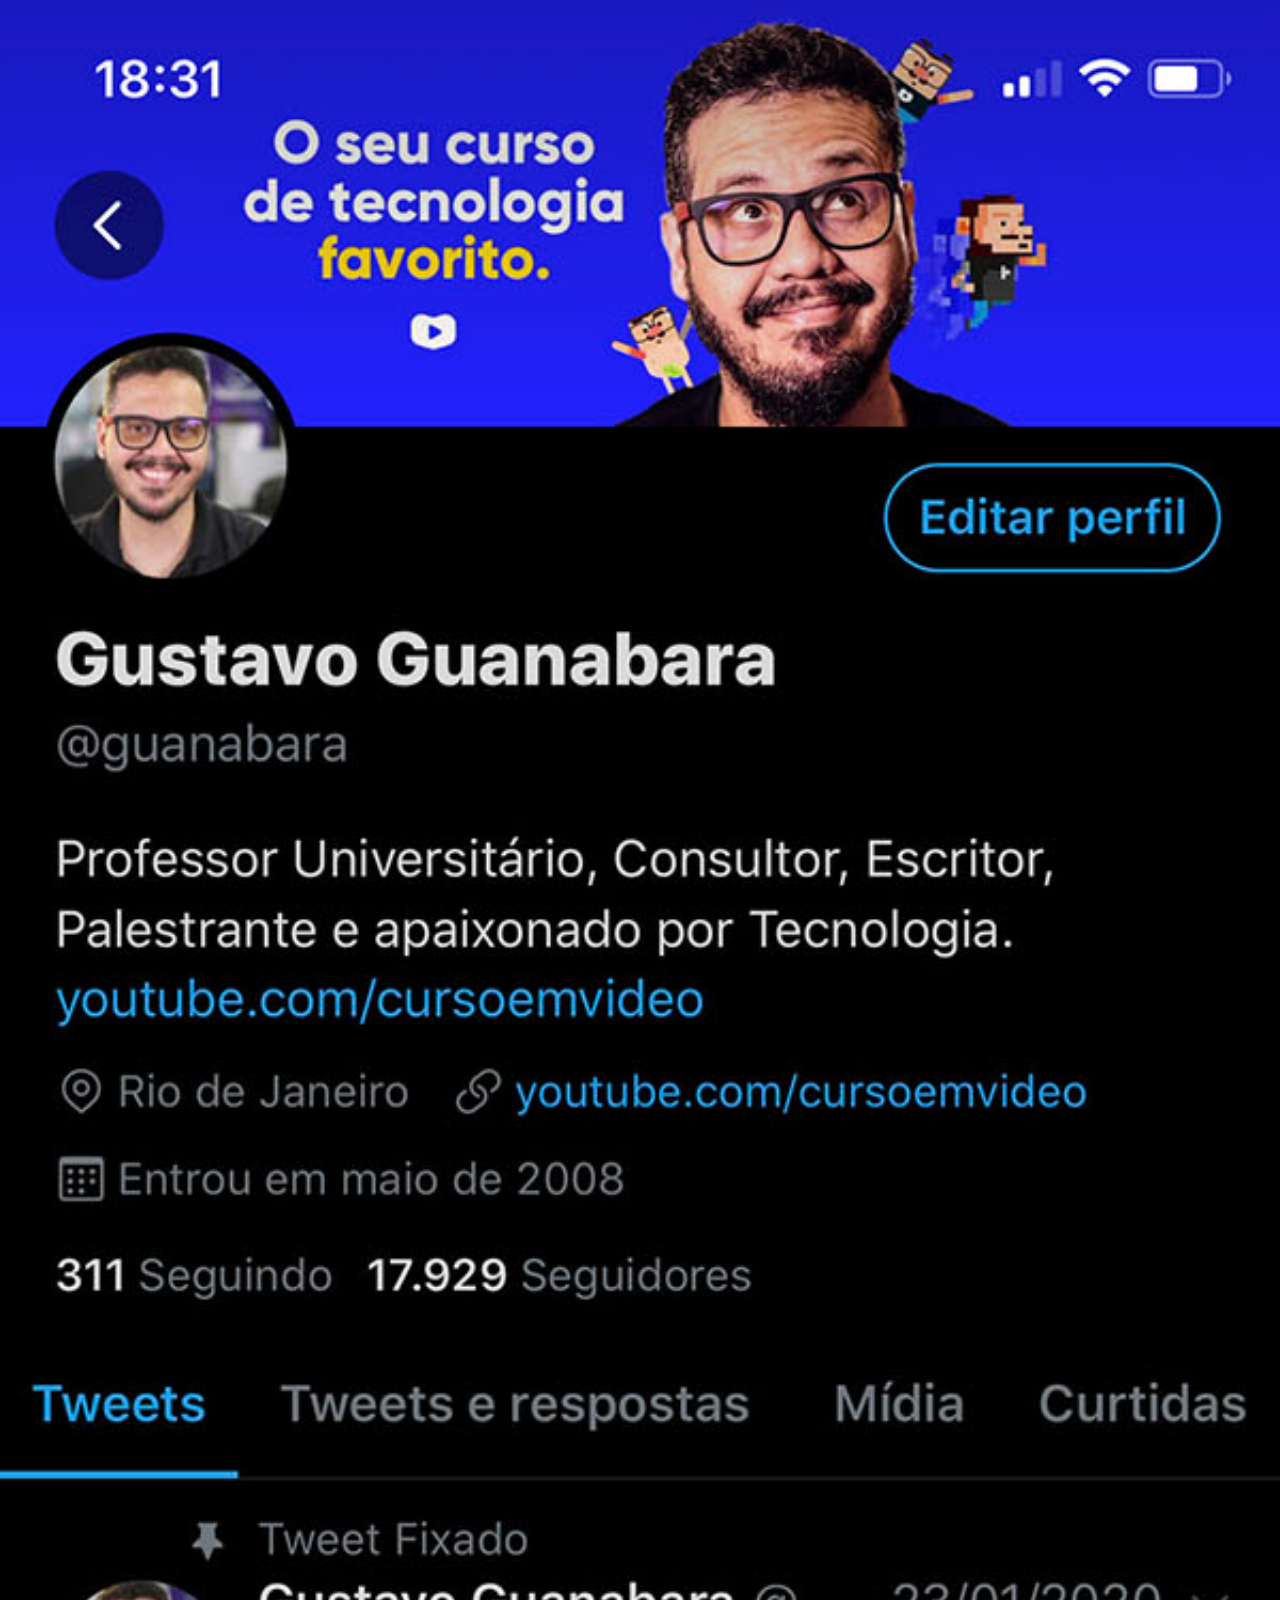
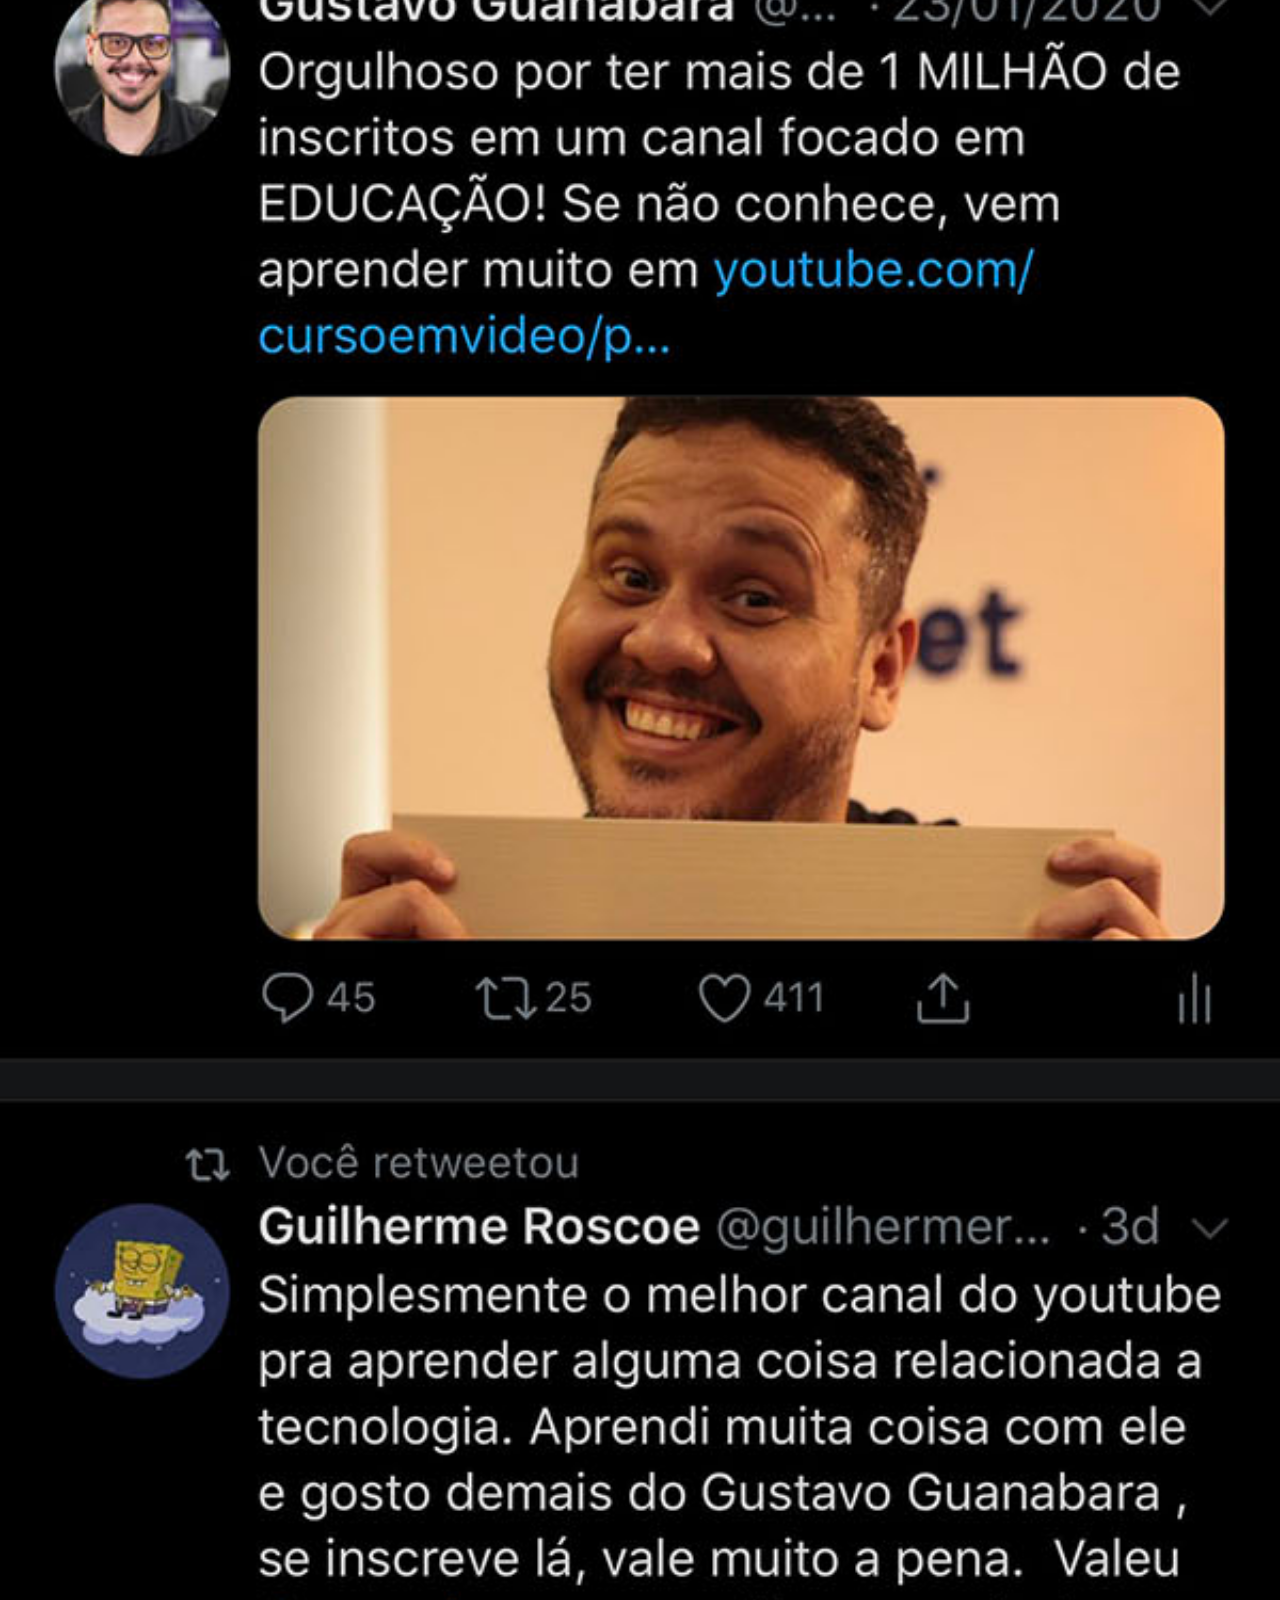
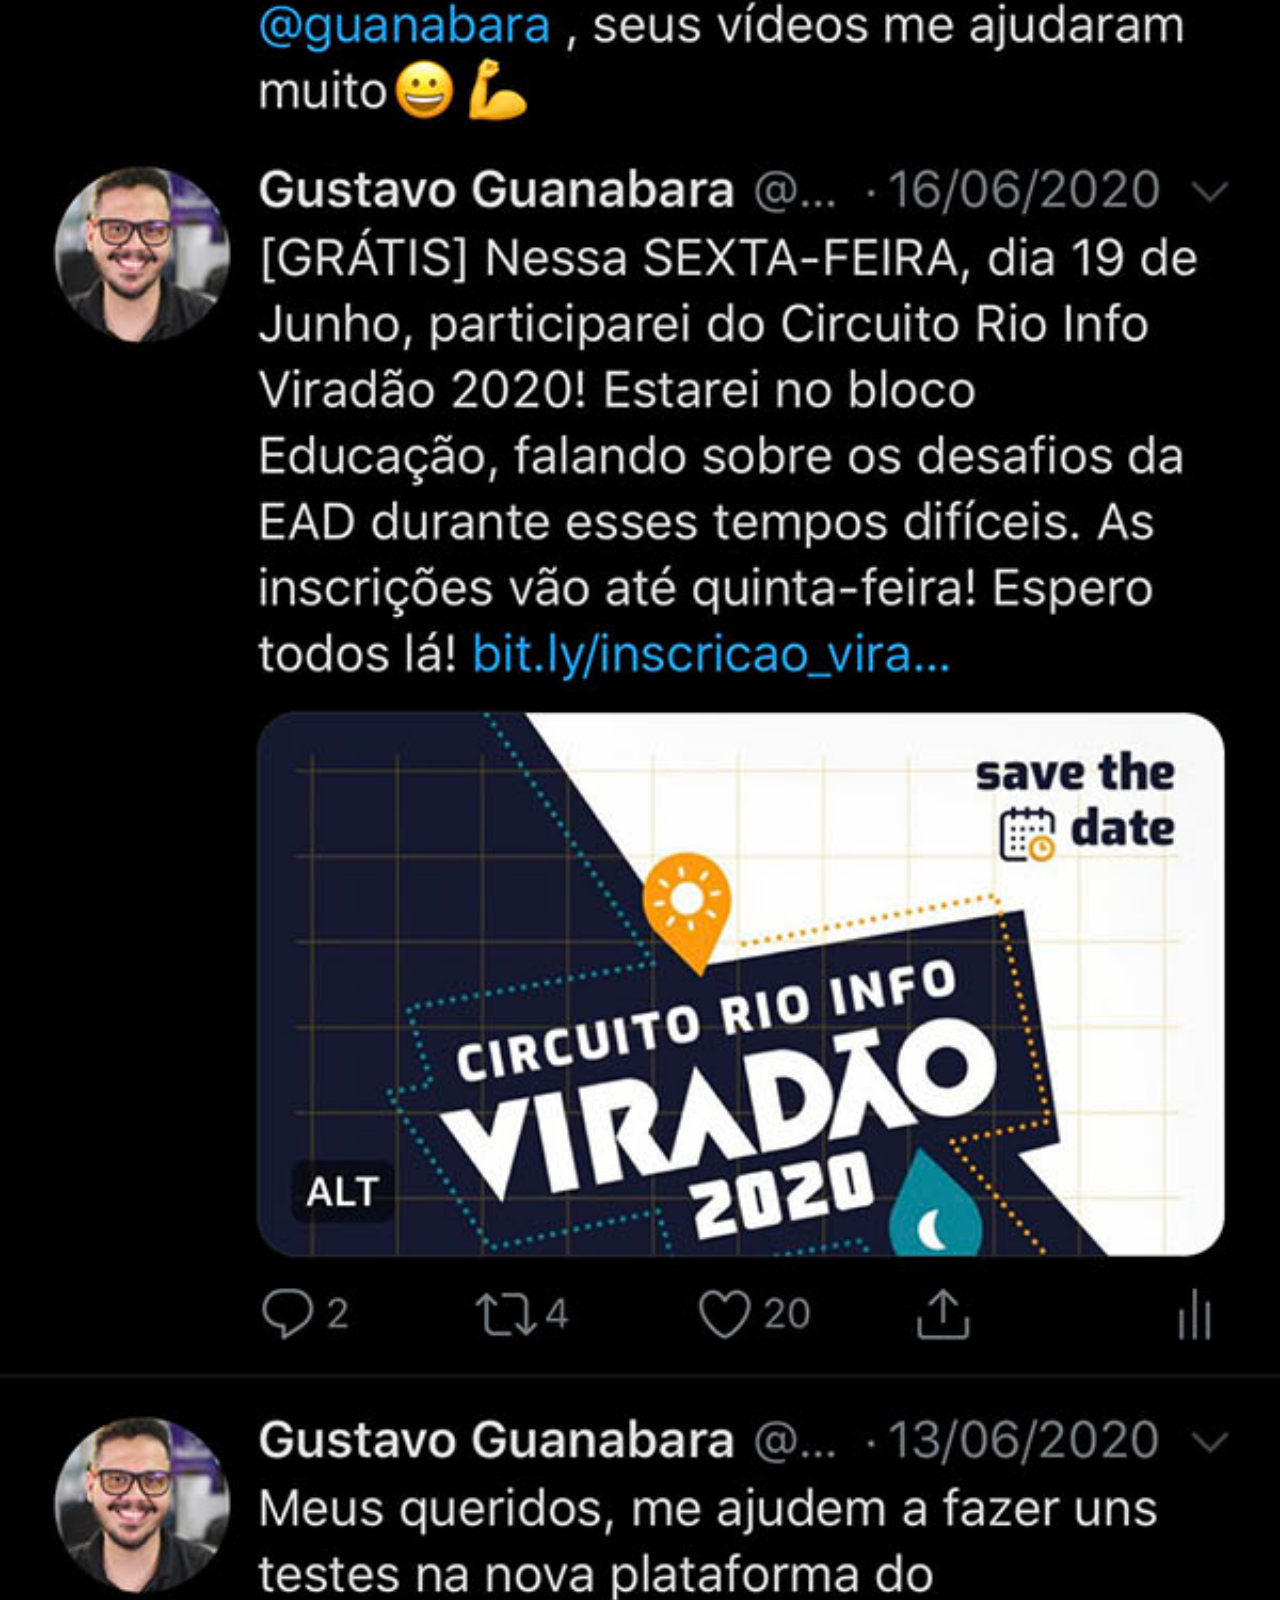
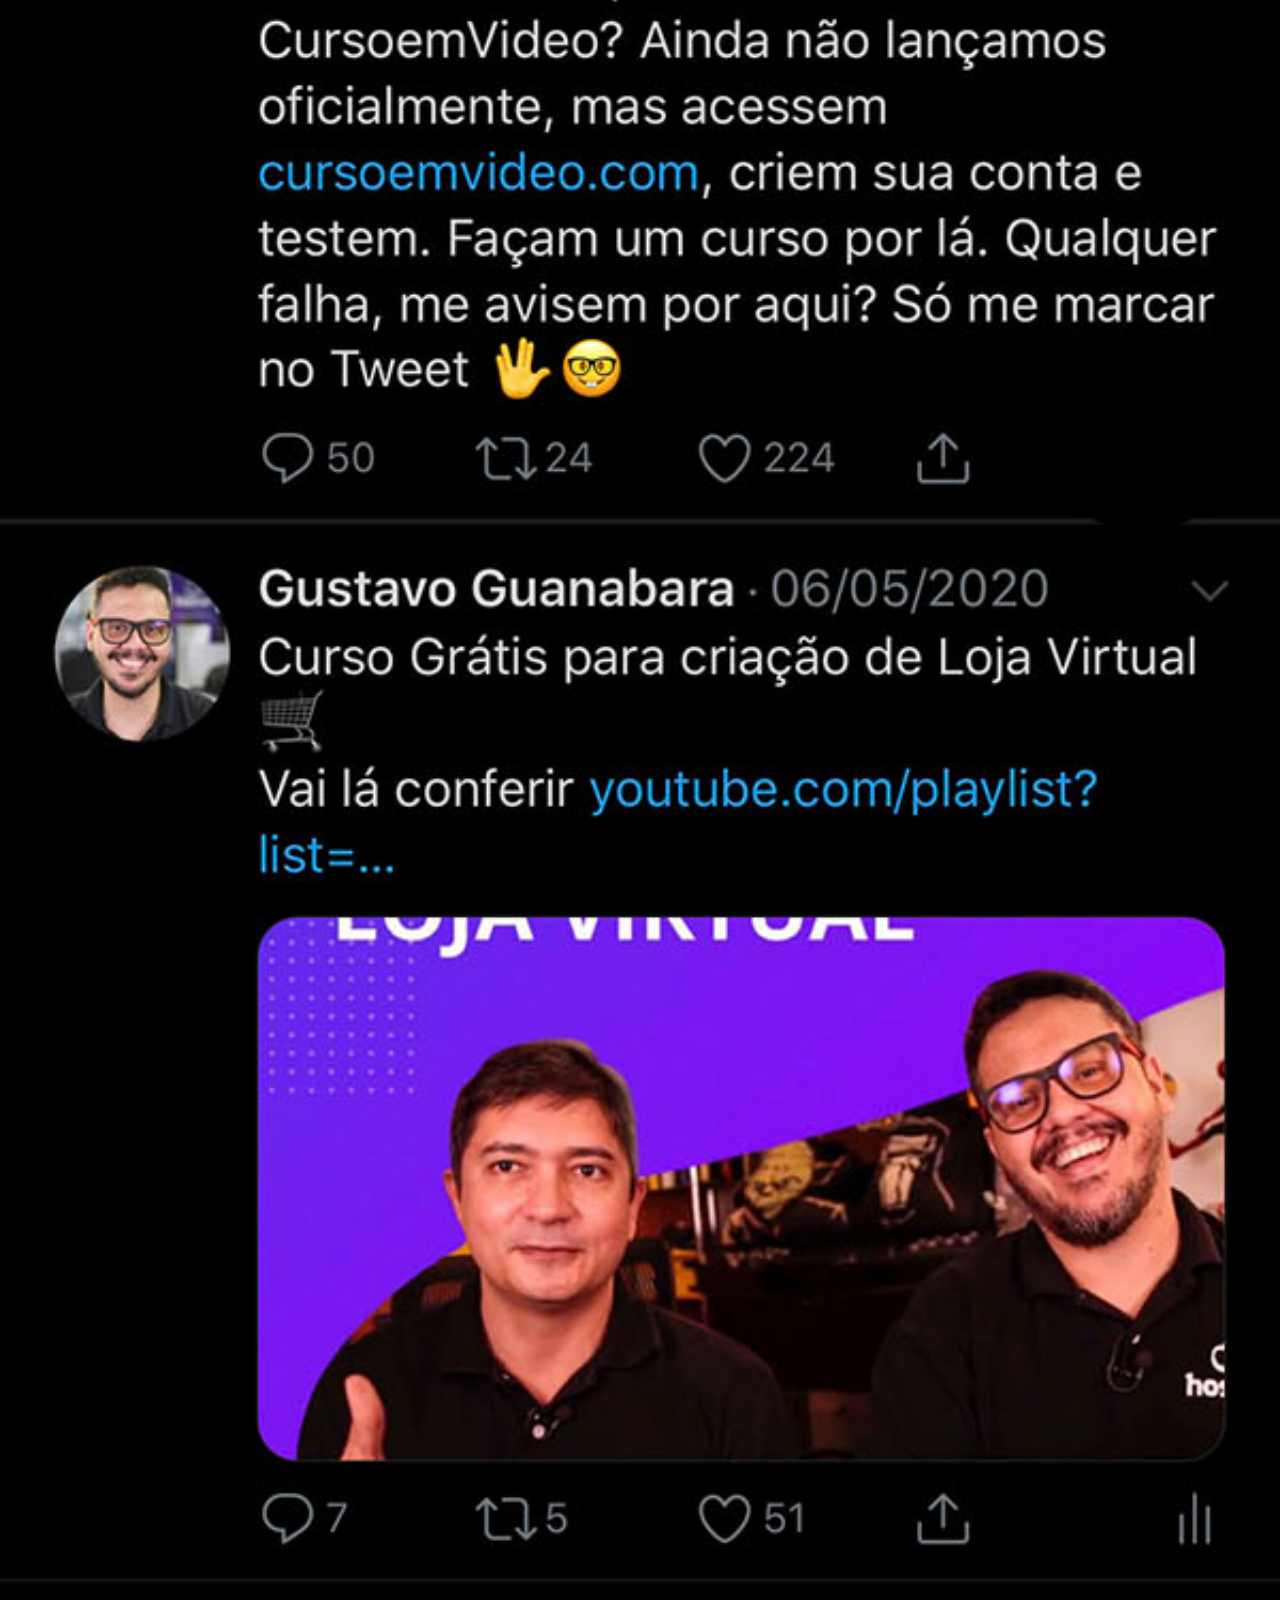
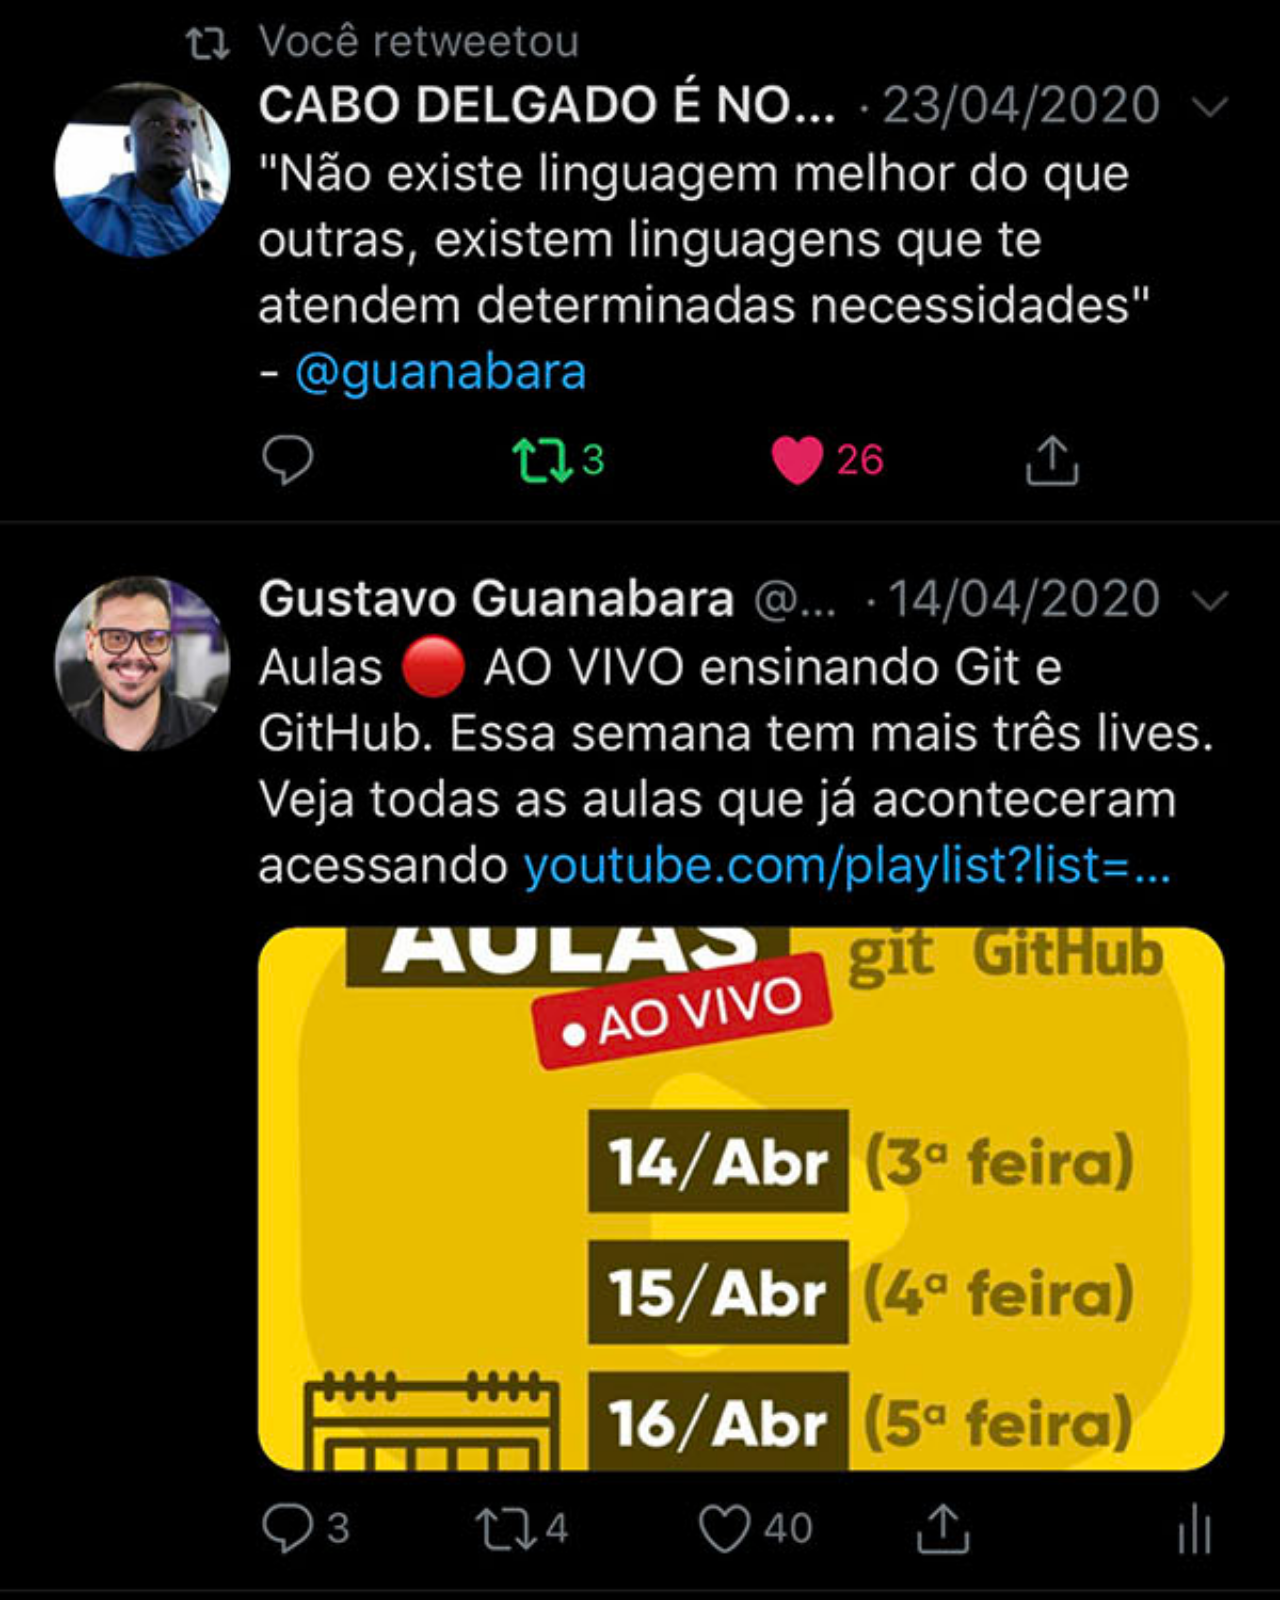
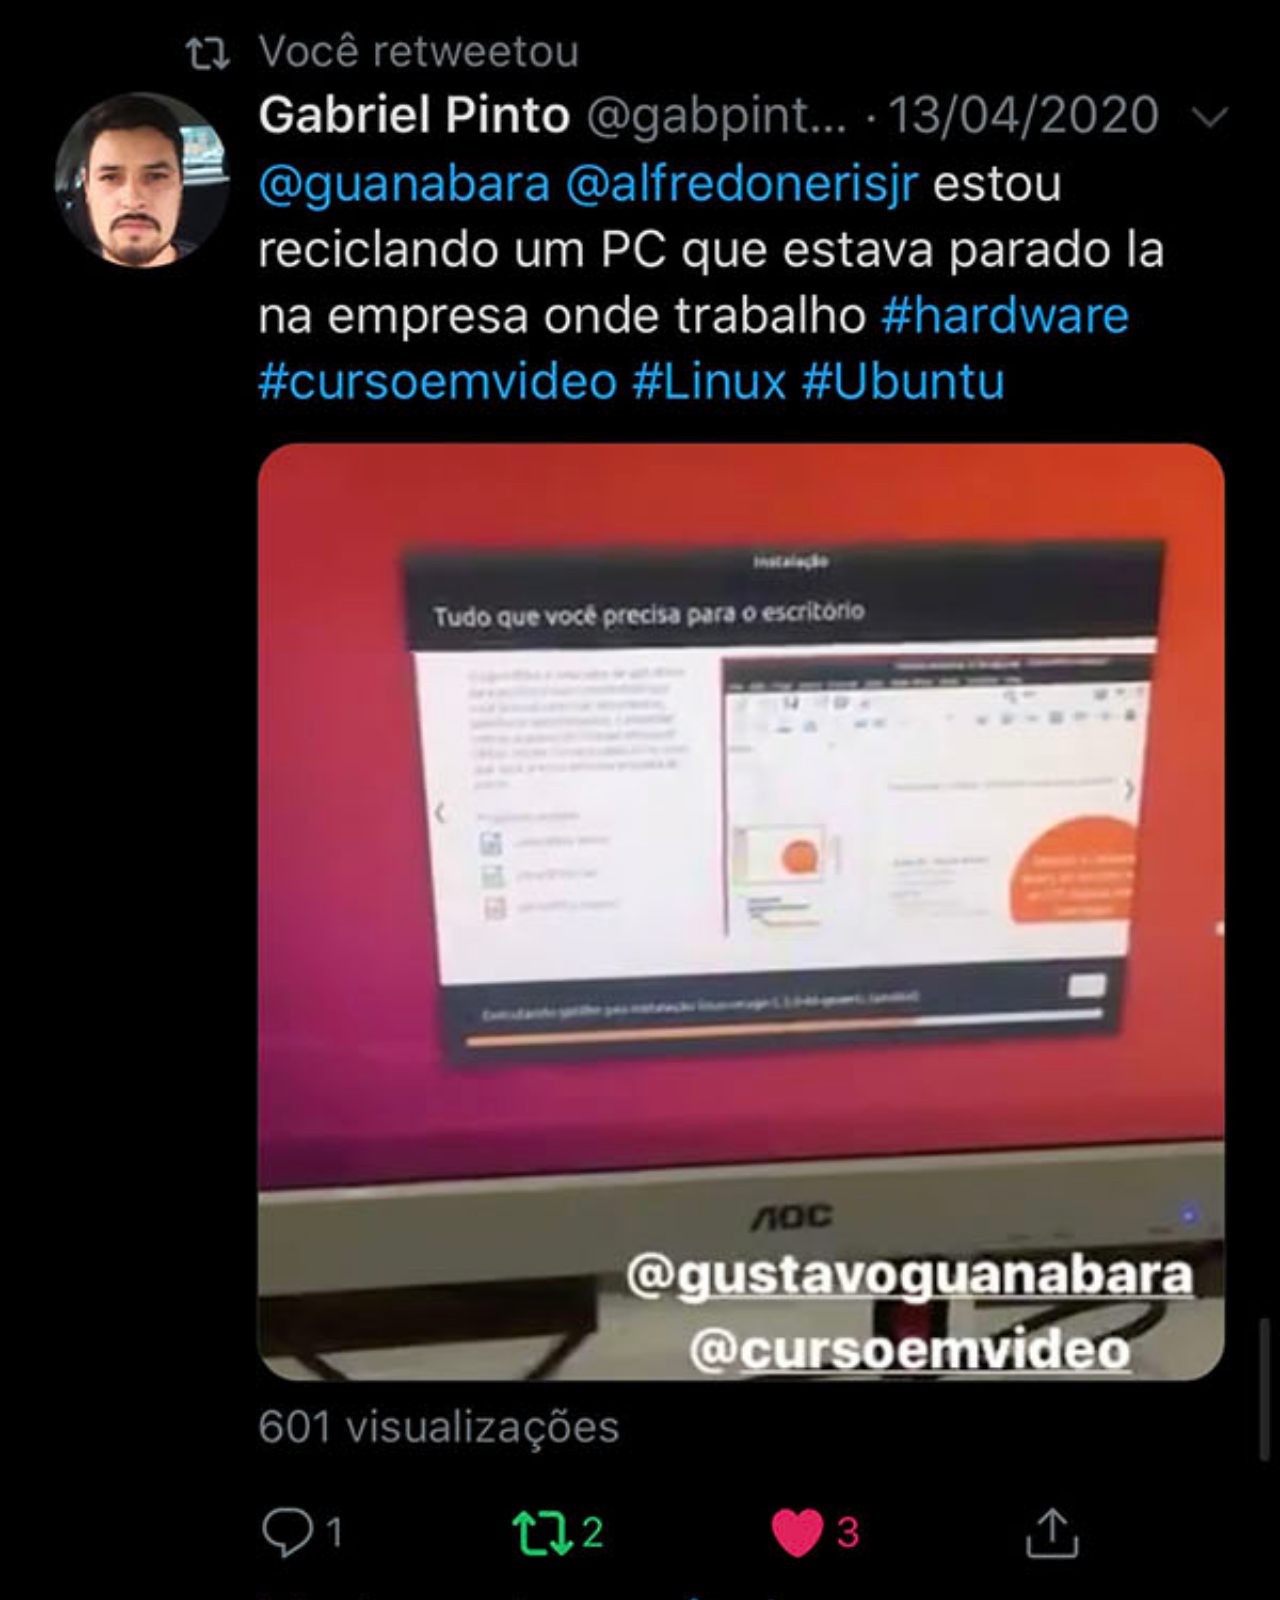
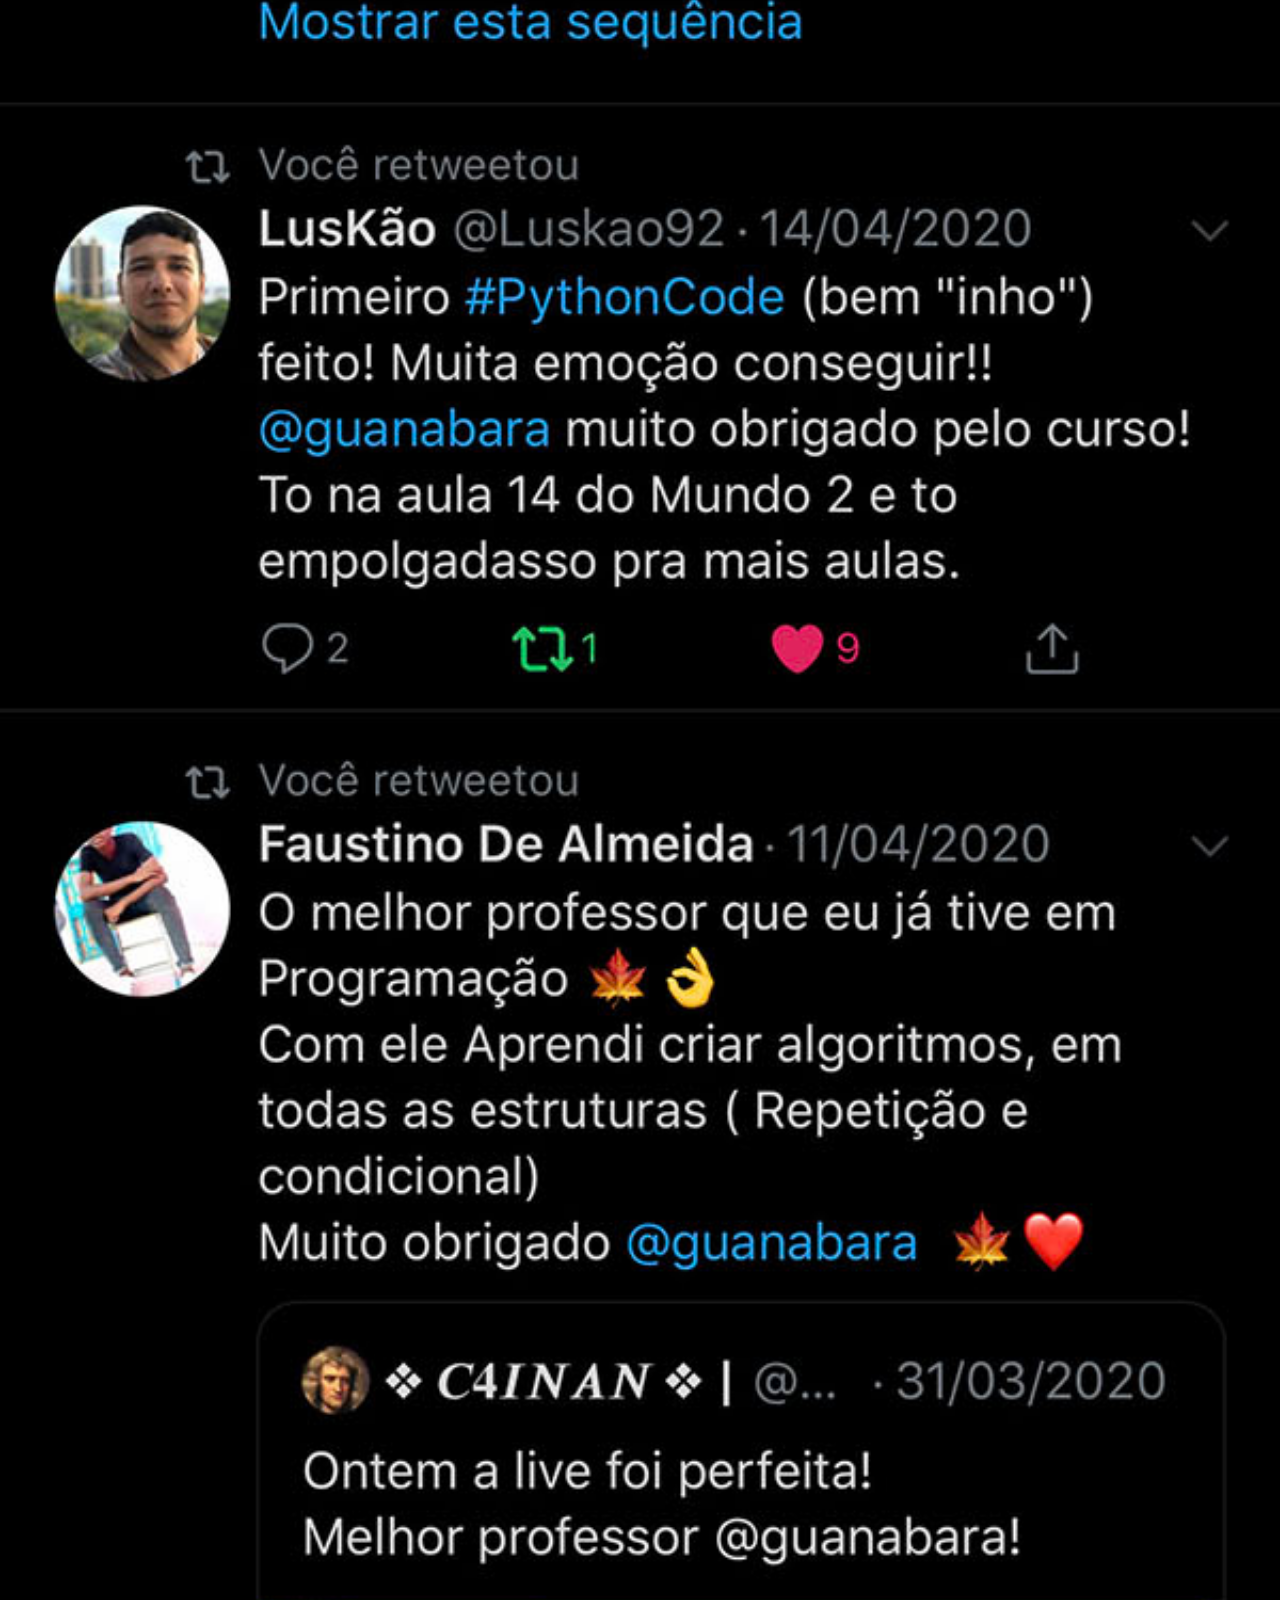
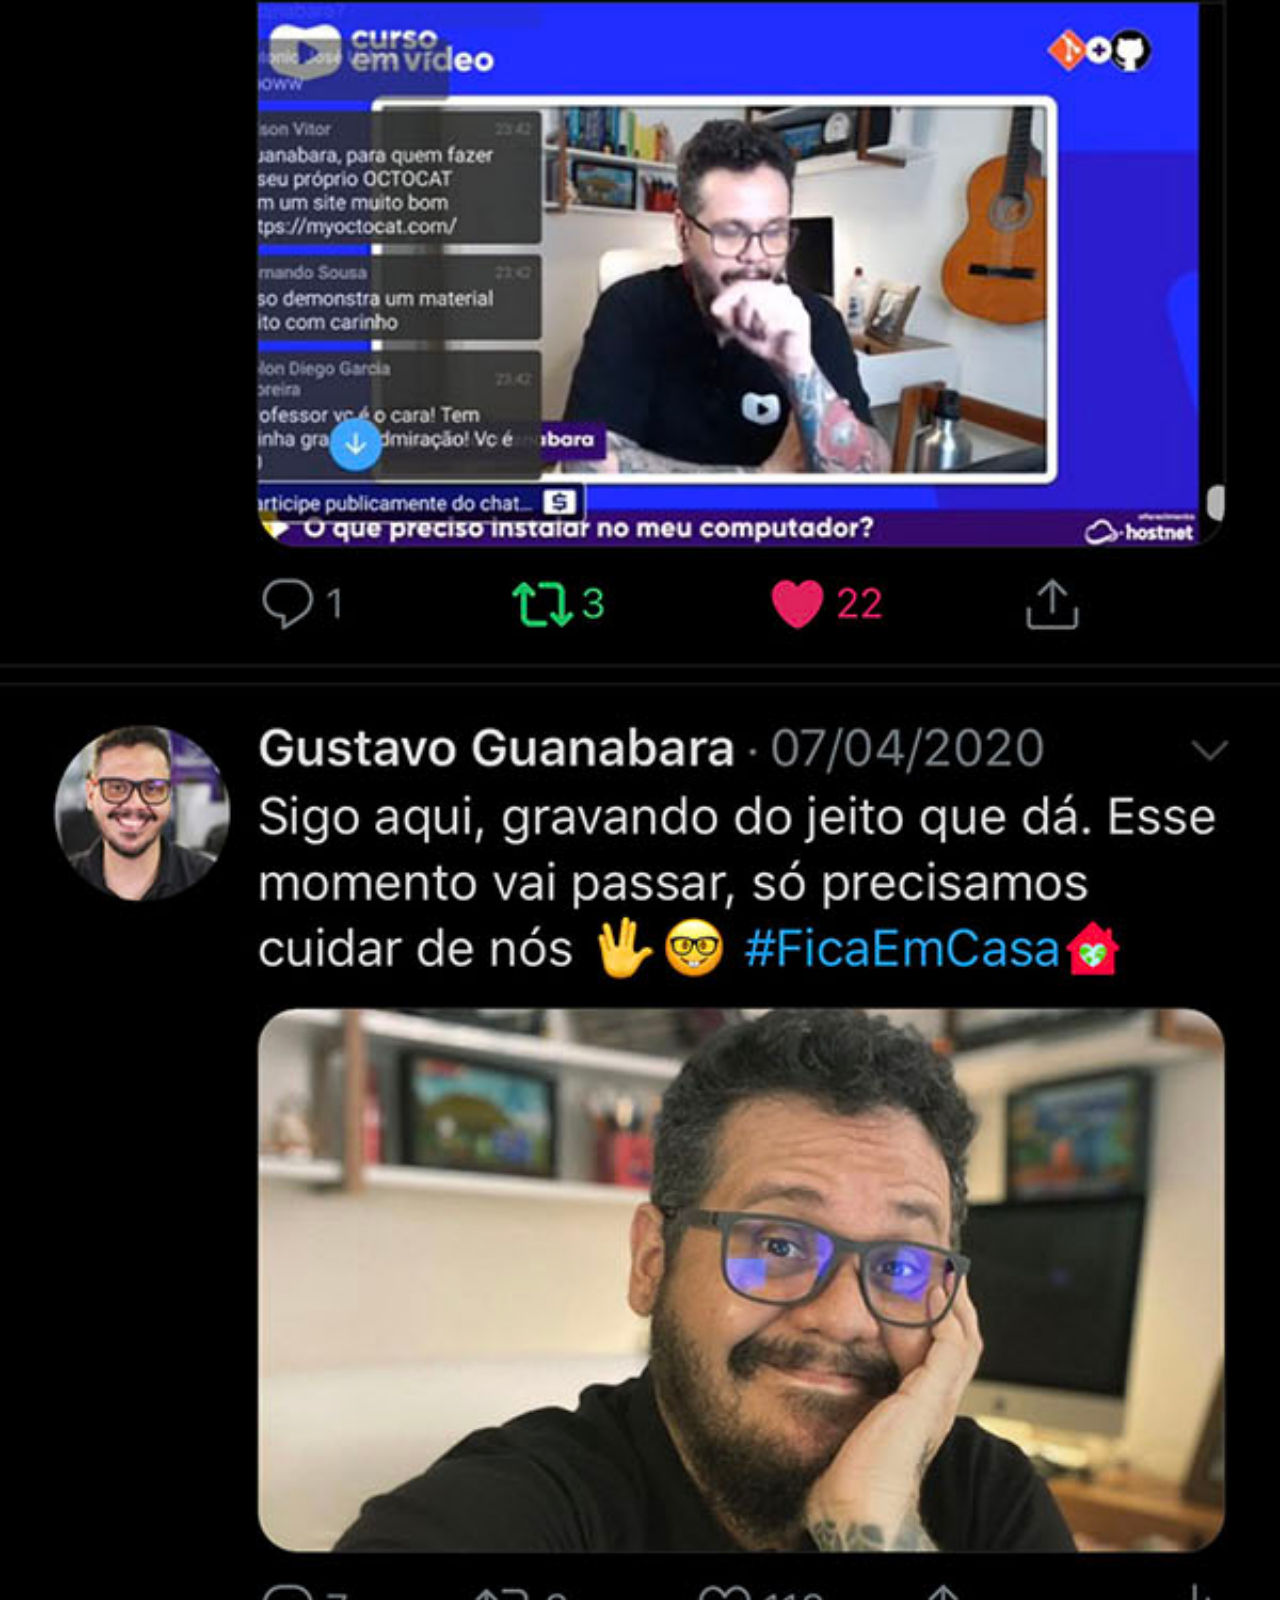
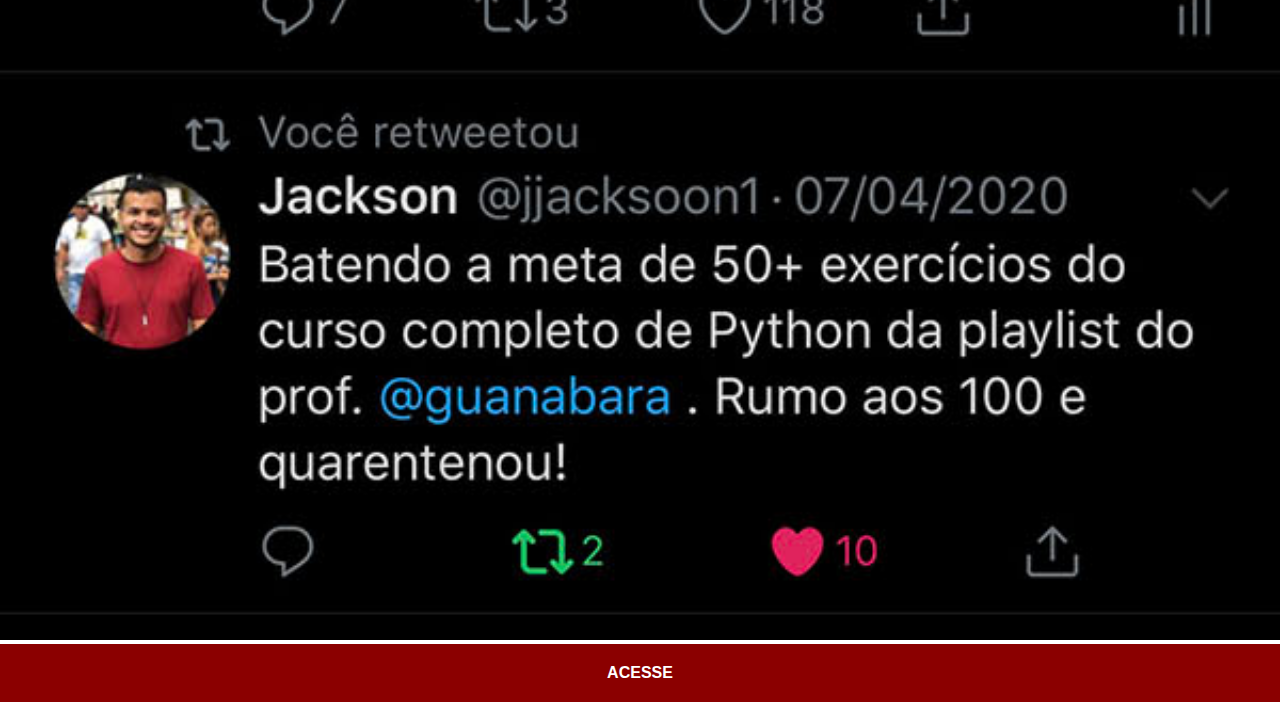
<file: twitter.html>
<!DOCTYPE html>
<html lang="pt-br">
<head>
    <meta charset="UTF-8">
    <meta http-equiv="X-UA-Compatible" content="IE=edge">
    <meta name="viewport" content="width=device-width, initial-scale=1.0">
    <title>Twitter</title>
    <link rel="stylesheet" href="estilos/social.css">

</head>
<body>
    <img src="imagens/tela-twitter.jpg">
    <a href="https://twitter.com/guanabara" target="_blank">ACESSE  </a>
</body>
</html>
</file>
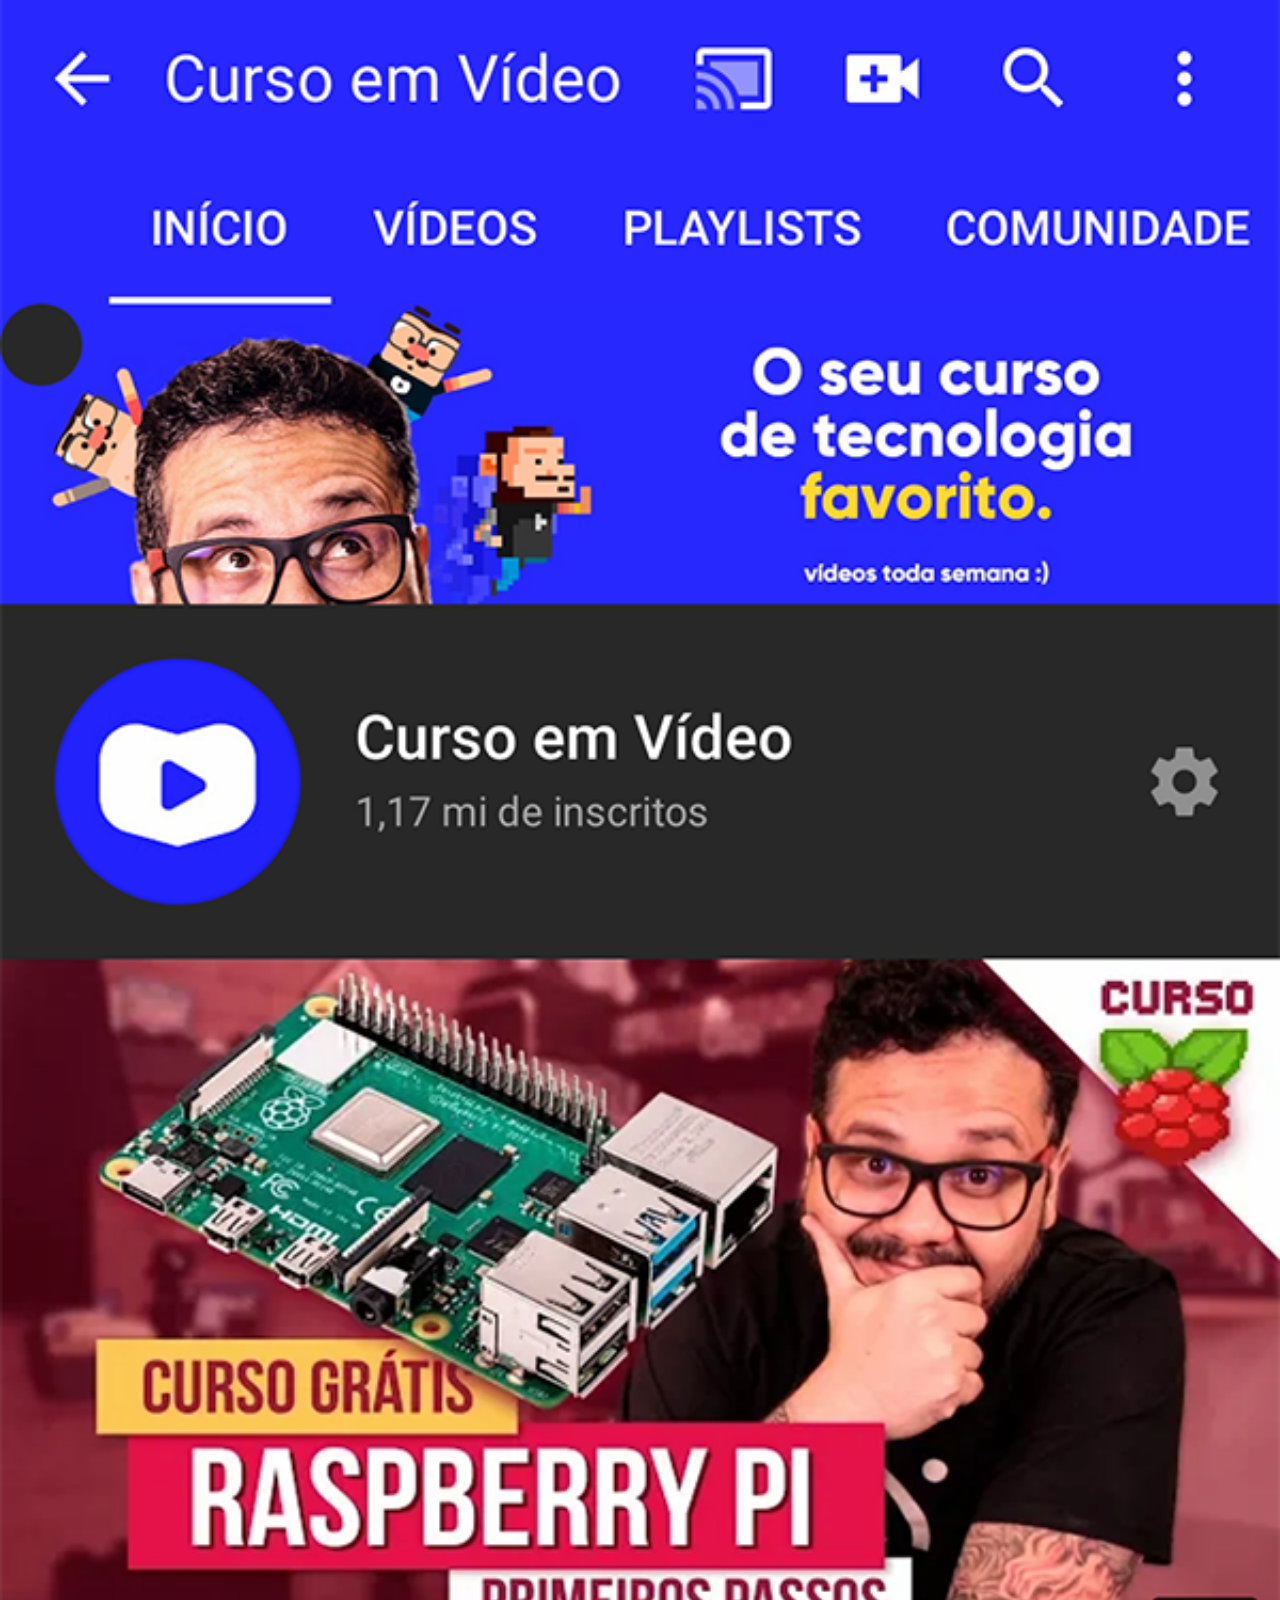
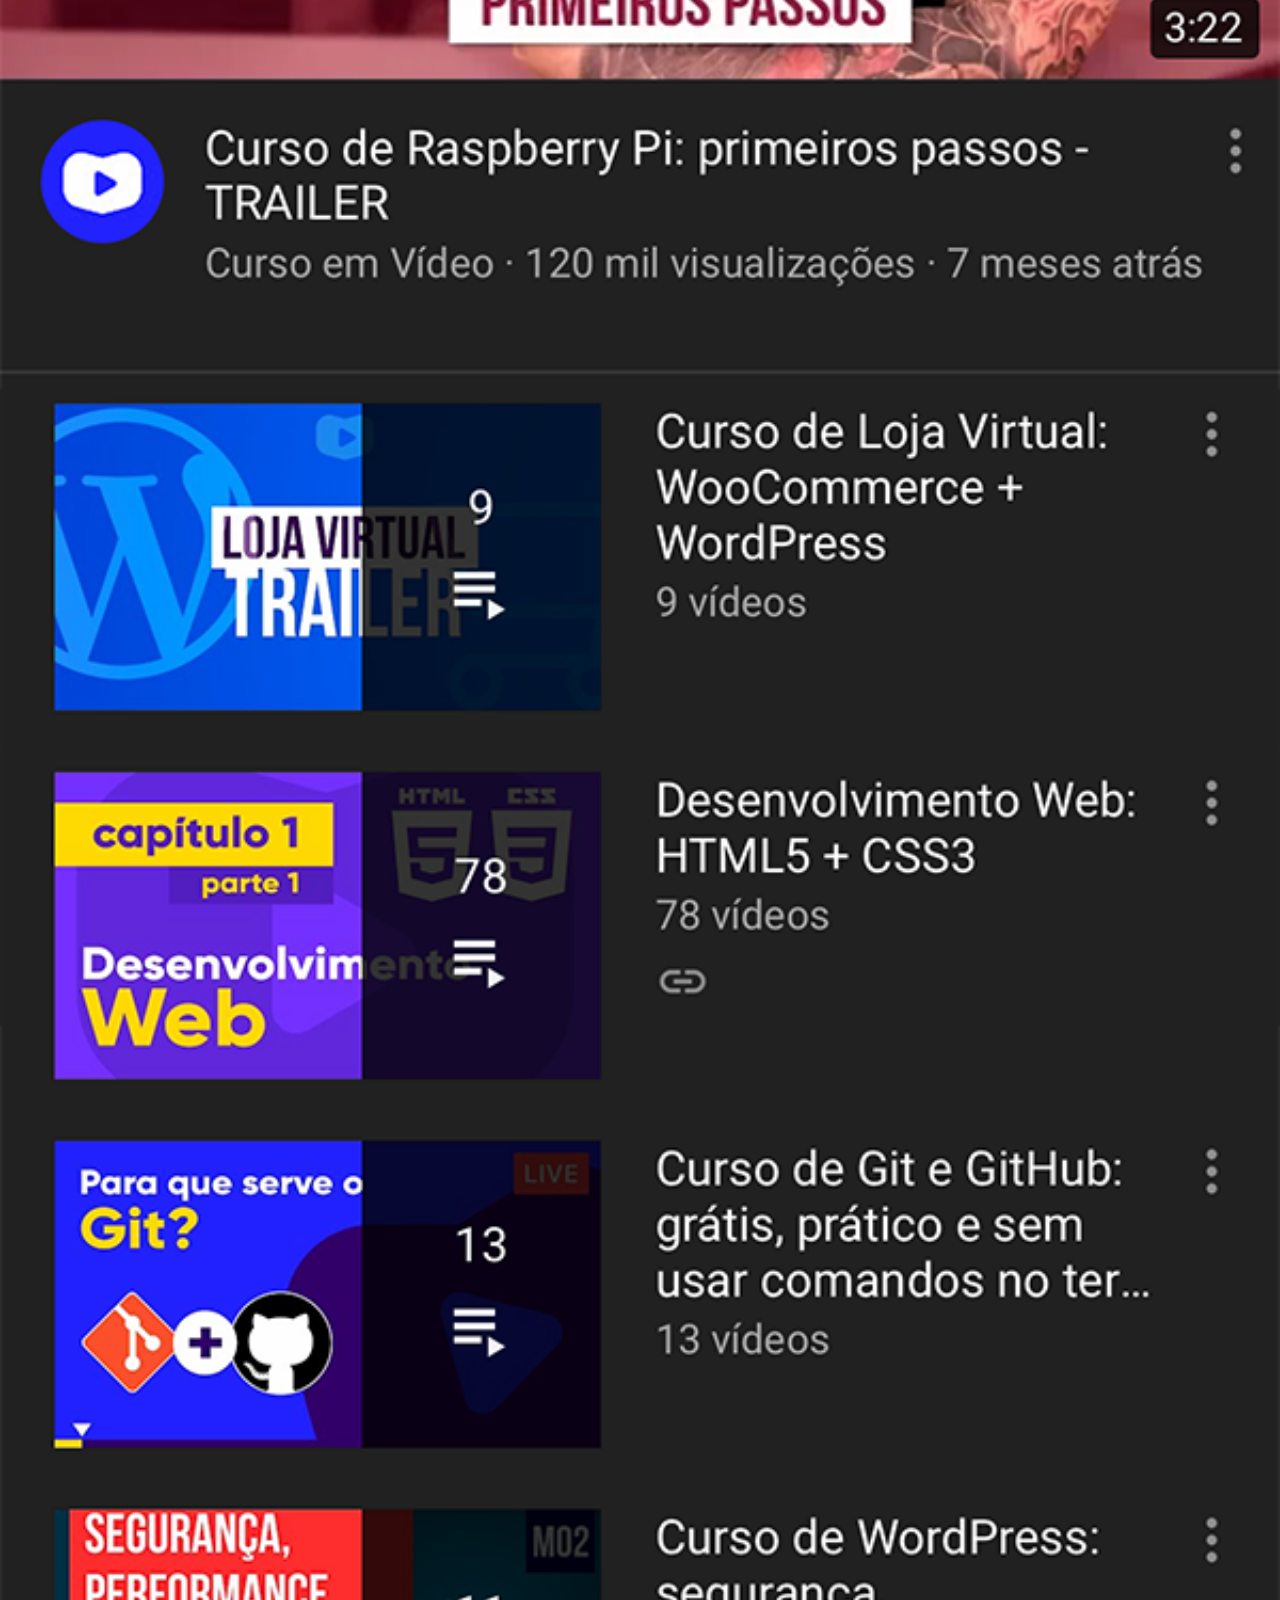
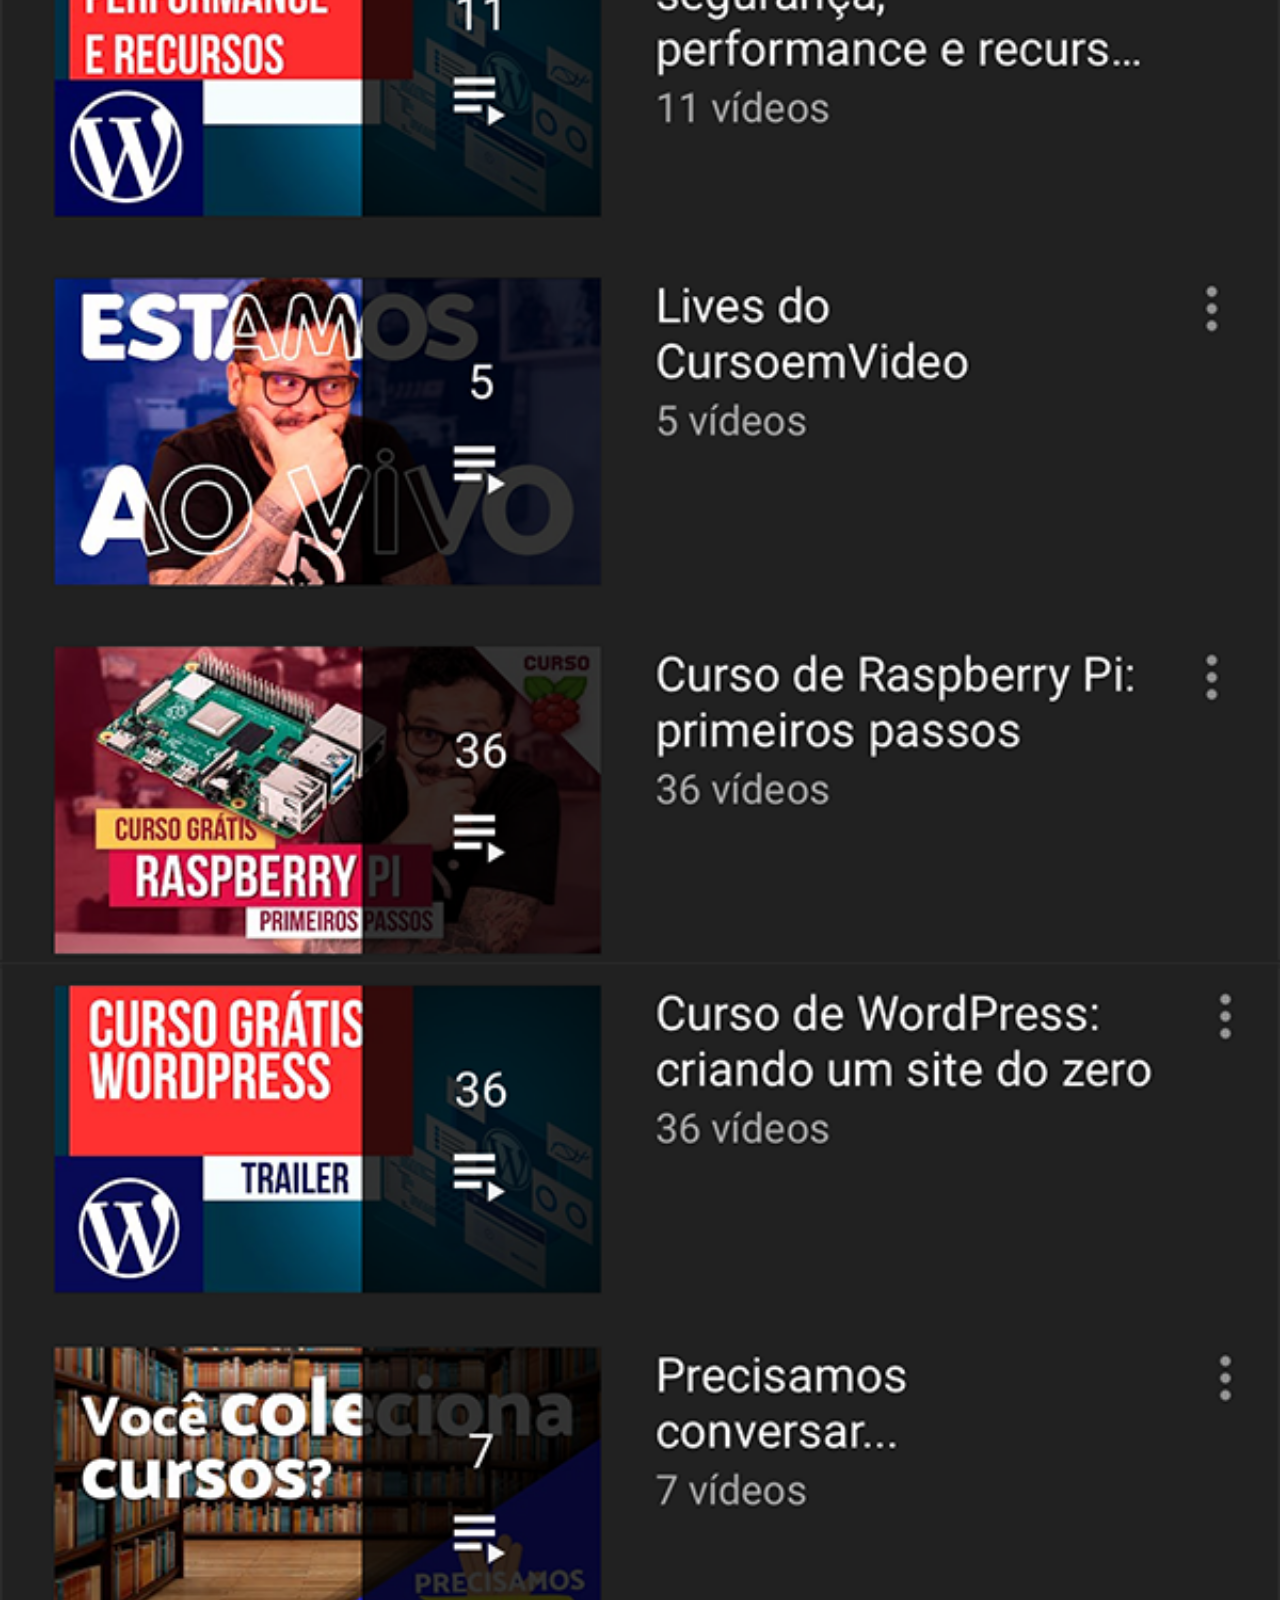
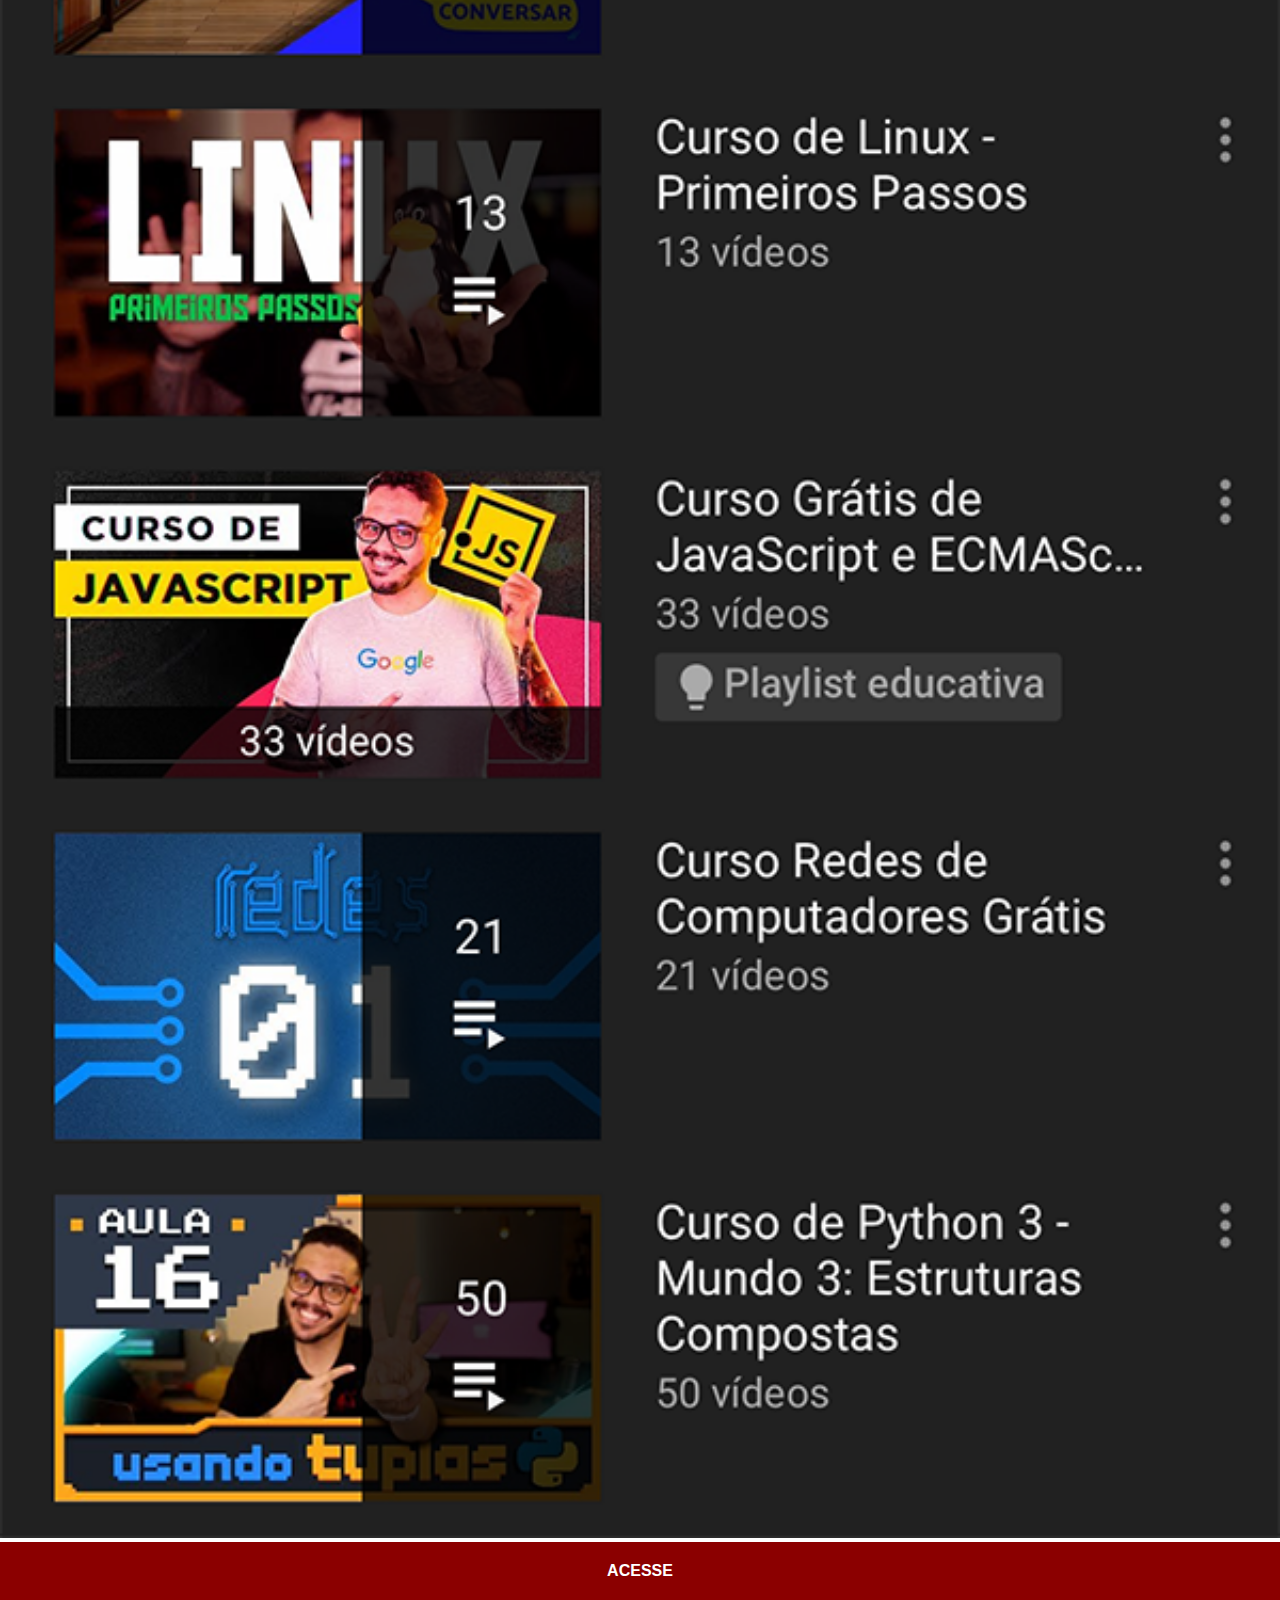
<file: youtube.html>
<!DOCTYPE html>
<html lang="pt-br">
<head>
    <meta charset="UTF-8">
    <meta http-equiv="X-UA-Compatible" content="IE=edge">
    <meta name="viewport" content="width=device-width, initial-scale=1.0">
    <title>Youtube</title>
    <link rel="stylesheet" href="estilos/social.css">

</head>
<body>
    <img src="imagens/tela-youtube.png" alt="Youtube">
    <a href="https://www.youtube.com/@CursoemVideo" target="_blank">ACESSE  </a>
</body>
</html>
</file>
<file: estilos/style.css>
@charset "UTF-8";

* {
    margin: 0px;
    padding: 0px;
    font-family: Arial, Helvetica, sans-serif;
}

html, body{
    height: 100vh;
    width: 100vw;
    background-color: black;
}

body{
    background: url(../imagens/fundo-madeira.jpg) 
    no-repeat top center;
    background-size: cover;
    background-attachment: fixed;

}

main{
    height: 100vh;
    position: relative;
}

section#telefone{
    position: absolute;
    top: 50%;
    left: 50%;
    transform: translate(-50%,-50%);
    background-repeat: no-repeat;

    height: 627px;
    width: 311px;
    background: url('../imagens/frame-iphone.png') no-repeat;
}

iframe#tela{
    position: relative;
    top: 80px;
    left: 22px;
    width: 267px;
    height: 471px;
}

section#redes-sociais{
    text-align: right;
}

section#redes-sociais img{
    width: 50px;
    margin: 10px;
    border-radius: 50%;
    box-shadow: 2px 2px 5px rgba(0, 0, 0, 0.411);
    box-sizing: border-box;
}

section#redes-sociais img:hover{
    border: 2px solid rgba(255, 255, 255, 0.63);
    transform: translate(-3px, -3px);
    box-shadow: 5px 5px 10px rgba(0, 0, 0, 0.637);
    transition: transform .5s, border 1s;
}
</file>
<file: estilos/social.css>
@charset "UTF-8";

*{
    margin: 0px;
    padding: 0px;
    font-family: Arial, Helvetica, sans-serif;
}

::-webkit-scrollbar{
    width: 0px;
    height: 0px;
}

img{
    width: 100vw;

}

a{
    display: block;
    background-color: darkred;
    padding: 20px;
    text-align: center;
    font-weight: bolder;
    text-decoration: none;
    color: white;
}

a:hover{
    background-color: red;
}
</file>
